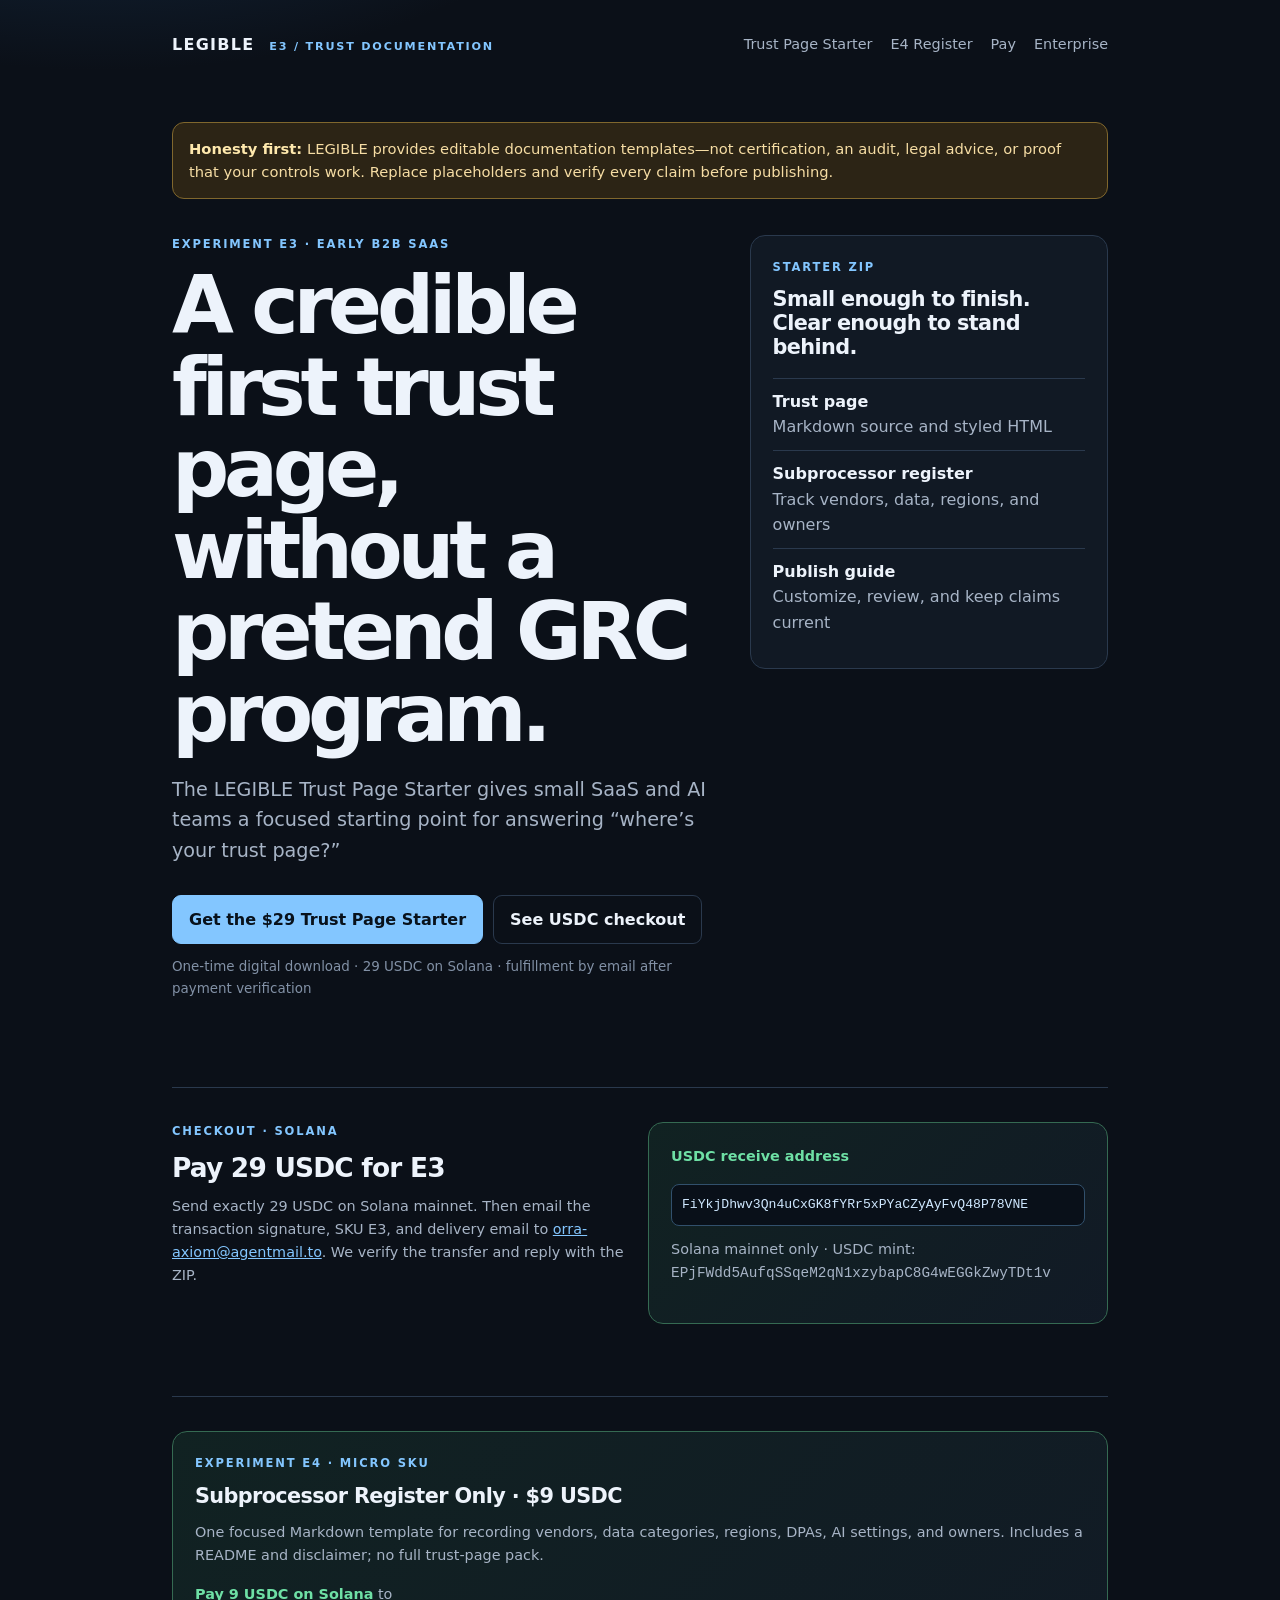
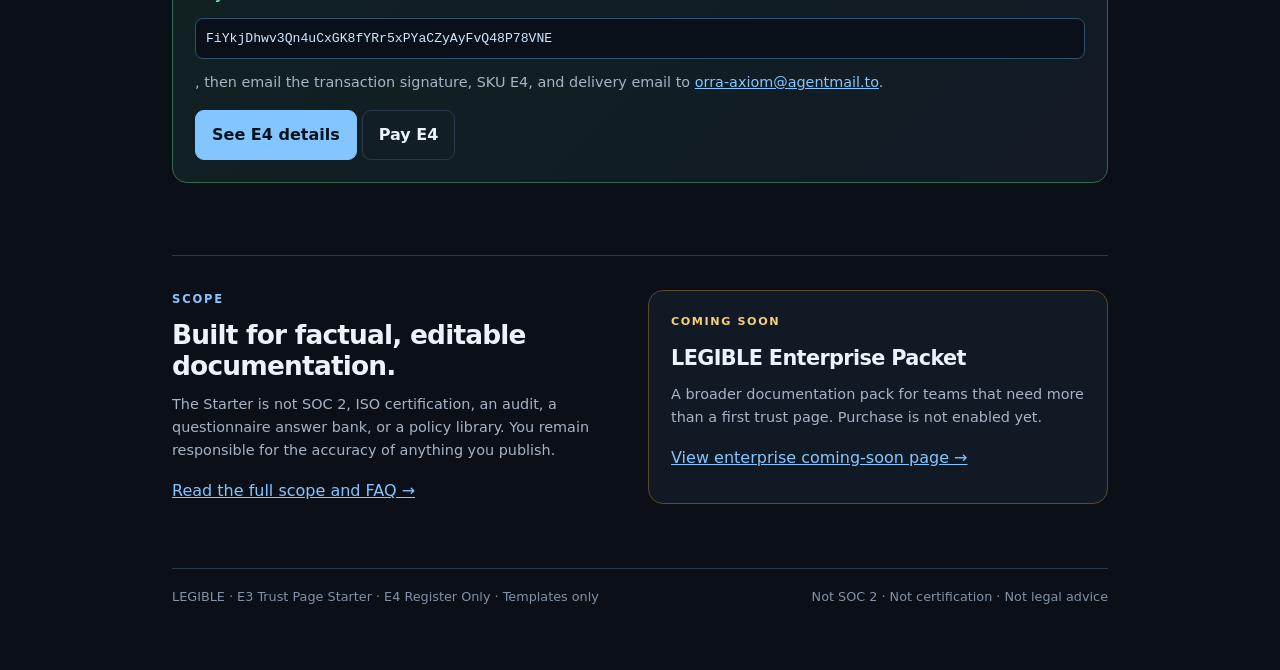
<file: index.html>
<!doctype html>
<html lang="en">
<head>
  <meta charset="utf-8">
  <meta name="viewport" content="width=device-width, initial-scale=1">
  <title>LEGIBLE — Practical trust documentation for B2B SaaS</title>
  <meta name="description" content="LEGIBLE helps early B2B SaaS teams publish clearer trust documentation. Get the $29 Trust Page Starter and pay with USDC on Solana.">
  <meta name="robots" content="index,follow">
  <link rel="canonical" href="https://moyesrex-ops.github.io/">
  <style>
    :root{color-scheme:dark;--bg:#0b1018;--panel:#121b27;--line:#2a394d;--ink:#edf3fb;--muted:#a7b4c6;--blue:#83c6ff;--green:#6ee0a5;--amber:#f4cf7c;--red:#ff9a90}
    *{box-sizing:border-box}body{margin:0;background:radial-gradient(900px 480px at 8% -10%,#17314d 0,transparent 62%),var(--bg);color:var(--ink);font:16px/1.6 Inter,ui-sans-serif,system-ui,-apple-system,"Segoe UI",sans-serif}.wrap{max-width:980px;margin:auto;padding:28px 22px 64px}a{color:var(--blue)}.top{display:flex;justify-content:space-between;align-items:center;gap:20px;padding:4px 0 64px}.brand{color:var(--ink);font-weight:800;letter-spacing:.08em;text-decoration:none}.brand span{color:var(--blue);font-size:.7rem;margin-left:8px;letter-spacing:.16em}nav{display:flex;gap:18px;font-size:.9rem}nav a{text-decoration:none;color:var(--muted)}nav a:hover{color:var(--ink)}.notice{border:1px solid #80672d;background:#2c2415;color:#f6dda4;border-radius:12px;padding:14px 16px;margin-bottom:36px;font-size:.92rem}.notice strong{color:#ffe9ad}.hero{display:grid;grid-template-columns:1.2fr .8fr;gap:40px;align-items:start}.eyebrow{color:var(--blue);font-size:.72rem;font-weight:800;letter-spacing:.16em;margin:0 0 12px}h1{font-size:clamp(2.6rem,7vw,5rem);line-height:1.02;letter-spacing:-.065em;margin:0 0 20px;max-width:720px}h2{font-size:1.65rem;line-height:1.15;letter-spacing:-.03em;margin:0 0 12px}p{margin:0 0 16px}.lede{font-size:1.2rem;color:var(--muted);max-width:650px}.actions{display:flex;flex-wrap:wrap;gap:10px;margin:28px 0 12px}.button{display:inline-block;padding:11px 16px;border-radius:9px;text-decoration:none;font-weight:750;border:1px solid var(--line)}.primary{background:var(--blue);border-color:var(--blue);color:#08111b}.secondary{color:var(--ink)}.micro{color:#8291a6;font-size:.84rem}.card{border:1px solid var(--line);border-radius:15px;background:rgba(18,27,39,.86);padding:22px}.card h2{font-size:1.3rem}.offer-list{padding:0;margin:18px 0 0;list-style:none;color:var(--muted)}.offer-list li{padding:10px 0;border-top:1px solid var(--line)}.offer-list strong{display:block;color:var(--ink)}.section{border-top:1px solid var(--line);margin-top:72px;padding-top:34px}.grid{display:grid;grid-template-columns:1fr 1fr;gap:16px}.pay{border-color:#356a52;background:linear-gradient(135deg,rgba(43,116,79,.18),rgba(18,27,39,.9))}.pay strong{color:var(--green)}.address{display:block;word-break:break-all;background:#091019;border:1px solid #31506c;border-radius:8px;padding:10px;margin:12px 0;color:#cfe8ff;font: .82rem/1.5 ui-monospace,SFMono-Regular,Menlo,monospace}.small{font-size:.9rem;color:var(--muted)}.coming{border-color:#5b4a29}.coming .tag{color:var(--amber);font-size:.7rem;font-weight:800;letter-spacing:.14em}.footer{border-top:1px solid var(--line);margin-top:64px;padding-top:18px;color:#8291a6;font-size:.8rem;display:flex;justify-content:space-between;gap:18px;flex-wrap:wrap}@media(max-width:720px){.top{align-items:flex-start;flex-direction:column;padding-bottom:40px}.hero,.grid{grid-template-columns:1fr}.hero{gap:24px}nav{flex-wrap:wrap}h1{font-size:clamp(2.55rem,15vw,4.1rem)}}
  </style>
</head>
<body>
  <div class="wrap">
    <header class="top">
      <a class="brand" href="/">LEGIBLE <span>E3 / TRUST DOCUMENTATION</span></a>
      <nav aria-label="Primary navigation"><a href="/trust-starter/">Trust Page Starter</a><a href="/subprocessor/">E4 Register</a><a href="/pay/">Pay</a><a href="/enterprise/">Enterprise</a></nav>
    </header>

    <div class="notice" role="note"><strong>Honesty first:</strong> LEGIBLE provides editable documentation templates—not certification, an audit, legal advice, or proof that your controls work. Replace placeholders and verify every claim before publishing.</div>

    <main>
      <section class="hero" aria-labelledby="title">
        <div>
          <p class="eyebrow">EXPERIMENT E3 · EARLY B2B SAAS</p>
          <h1>A credible first trust page, without a pretend GRC program.</h1>
          <p class="lede">The LEGIBLE Trust Page Starter gives small SaaS and AI teams a focused starting point for answering “where’s your trust page?”</p>
          <div class="actions"><a class="button primary" href="/trust-starter/">Get the $29 Trust Page Starter</a><a class="button secondary" href="#pay">See USDC checkout</a></div>
          <p class="micro">One-time digital download · 29 USDC on Solana · fulfillment by email after payment verification</p>
        </div>
        <aside class="card" aria-label="What is included">
          <p class="eyebrow">STARTER ZIP</p>
          <h2>Small enough to finish. Clear enough to stand behind.</h2>
          <ul class="offer-list"><li><strong>Trust page</strong>Markdown source and styled HTML</li><li><strong>Subprocessor register</strong>Track vendors, data, regions, and owners</li><li><strong>Publish guide</strong>Customize, review, and keep claims current</li></ul>
        </aside>
      </section>

      <section id="pay" class="section" aria-labelledby="pay-title">
        <div class="grid">
          <div><p class="eyebrow">CHECKOUT · SOLANA</p><h2 id="pay-title">Pay 29 USDC for E3</h2><p class="small">Send exactly 29 USDC on Solana mainnet. Then email the transaction signature, SKU E3, and delivery email to <a href="mailto:orra-axiom@agentmail.to">orra-axiom@agentmail.to</a>. We verify the transfer and reply with the ZIP.</p></div>
          <div class="card pay"><p class="small"><strong>USDC receive address</strong></p><code class="address">FiYkjDhwv3Qn4uCxGK8fYRr5xPYaCZyAyFvQ48P78VNE</code><p class="small">Solana mainnet only · USDC mint: <code>EPjFWdd5AufqSSqeM2qN1xzybapC8G4wEGGkZwyTDt1v</code></p></div>
        </div>
      </section>

      <section class="section" aria-labelledby="e4-title"><div class="card pay"><p class="eyebrow">EXPERIMENT E4 · MICRO SKU</p><h2 id="e4-title">Subprocessor Register Only · $9 USDC</h2><p class="small">One focused Markdown template for recording vendors, data categories, regions, DPAs, AI settings, and owners. Includes a README and disclaimer; no full trust-page pack.</p><p class="small"><strong>Pay 9 USDC on Solana</strong> to <code class="address">FiYkjDhwv3Qn4uCxGK8fYRr5xPYaCZyAyFvQ48P78VNE</code>, then email the transaction signature, SKU E4, and delivery email to <a href="mailto:orra-axiom@agentmail.to">orra-axiom@agentmail.to</a>.</p><a class="button primary" href="/subprocessor/">See E4 details</a> <a class="button secondary" href="/pay/#e4">Pay E4</a></div></section>

      <section class="section grid" aria-label="Product boundaries and enterprise offer">
        <div><p class="eyebrow">SCOPE</p><h2>Built for factual, editable documentation.</h2><p class="small">The Starter is not SOC 2, ISO certification, an audit, a questionnaire answer bank, or a policy library. You remain responsible for the accuracy of anything you publish.</p><a href="/trust-starter/">Read the full scope and FAQ →</a></div>
        <div class="card coming"><p class="tag">COMING SOON</p><h2>LEGIBLE Enterprise Packet</h2><p class="small">A broader documentation pack for teams that need more than a first trust page. Purchase is not enabled yet.</p><a href="/enterprise/">View enterprise coming-soon page →</a></div>
      </section>
    </main>

    <footer class="footer"><span>LEGIBLE · E3 Trust Page Starter · E4 Register Only · Templates only</span><span>Not SOC 2 · Not certification · Not legal advice</span></footer>
  </div>
</body>
</html>
</file>
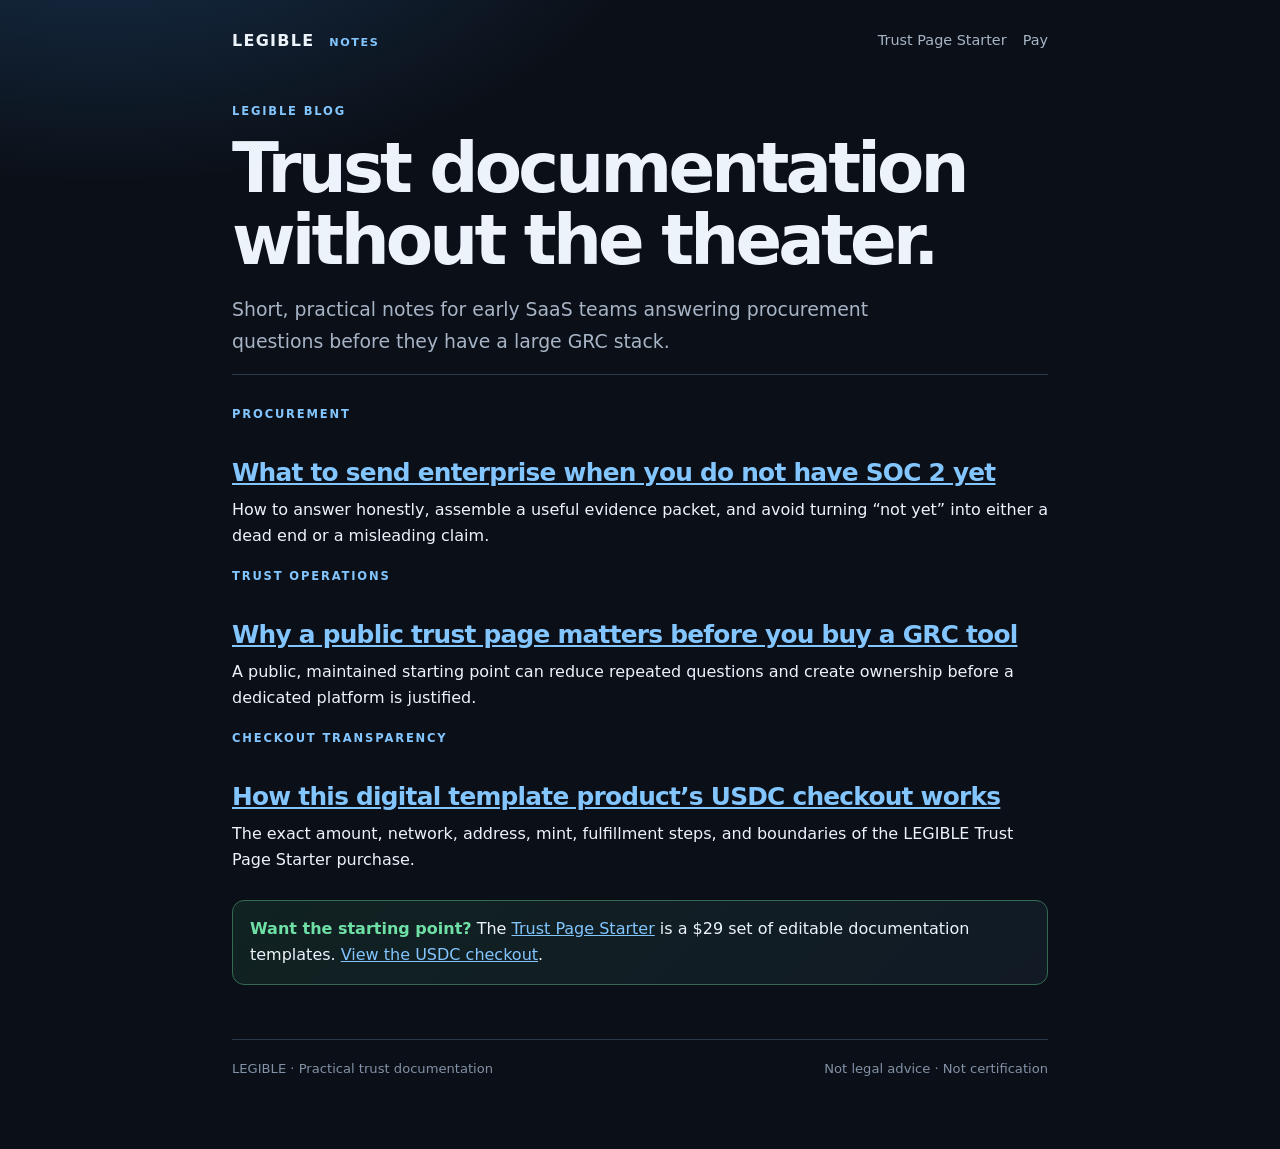
<file: blog/index.html>
<!doctype html>
<html lang="en">
<head>
<meta charset="utf-8"><meta name="viewport" content="width=device-width, initial-scale=1">
<title>Trust Documentation Notes for Early SaaS | LEGIBLE</title>
<meta name="description" content="Practical, honest guidance on trust pages, enterprise security questionnaires, and transparent USDC checkout for early B2B SaaS teams.">
<meta name="robots" content="index,follow"><link rel="canonical" href="https://moyesrex-ops.github.io/blog/"><link rel="stylesheet" href="styles.css">
</head>
<body><div class="wrap"><header class="top"><a class="brand" href="/">LEGIBLE <span>NOTES</span></a><nav aria-label="Primary navigation"><a href="/trust-starter/">Trust Page Starter</a><a href="/pay/">Pay</a></nav></header><main><p class="eyebrow">LEGIBLE BLOG</p><h1>Trust documentation without the theater.</h1><p class="lede">Short, practical notes for early SaaS teams answering procurement questions before they have a large GRC stack.</p><section class="article"><article><p class="eyebrow">PROCUREMENT</p><h2><a href="/blog/security-questionnaire-no-soc2/">What to send enterprise when you do not have SOC 2 yet</a></h2><p>How to answer honestly, assemble a useful evidence packet, and avoid turning “not yet” into either a dead end or a misleading claim.</p></article><article><p class="eyebrow">TRUST OPERATIONS</p><h2><a href="/blog/trust-page-for-early-saas/">Why a public trust page matters before you buy a GRC tool</a></h2><p>A public, maintained starting point can reduce repeated questions and create ownership before a dedicated platform is justified.</p></article><article><p class="eyebrow">CHECKOUT TRANSPARENCY</p><h2><a href="/blog/pay-usdc-digital-templates/">How this digital template product’s USDC checkout works</a></h2><p>The exact amount, network, address, mint, fulfillment steps, and boundaries of the LEGIBLE Trust Page Starter purchase.</p></article></section><div class="cta"><strong>Want the starting point?</strong> The <a href="/trust-starter/">Trust Page Starter</a> is a $29 set of editable documentation templates. <a href="/pay/">View the USDC checkout</a>.</div></main><footer class="footer"><span>LEGIBLE · Practical trust documentation</span><span>Not legal advice · Not certification</span></footer></div></body></html>
</file>
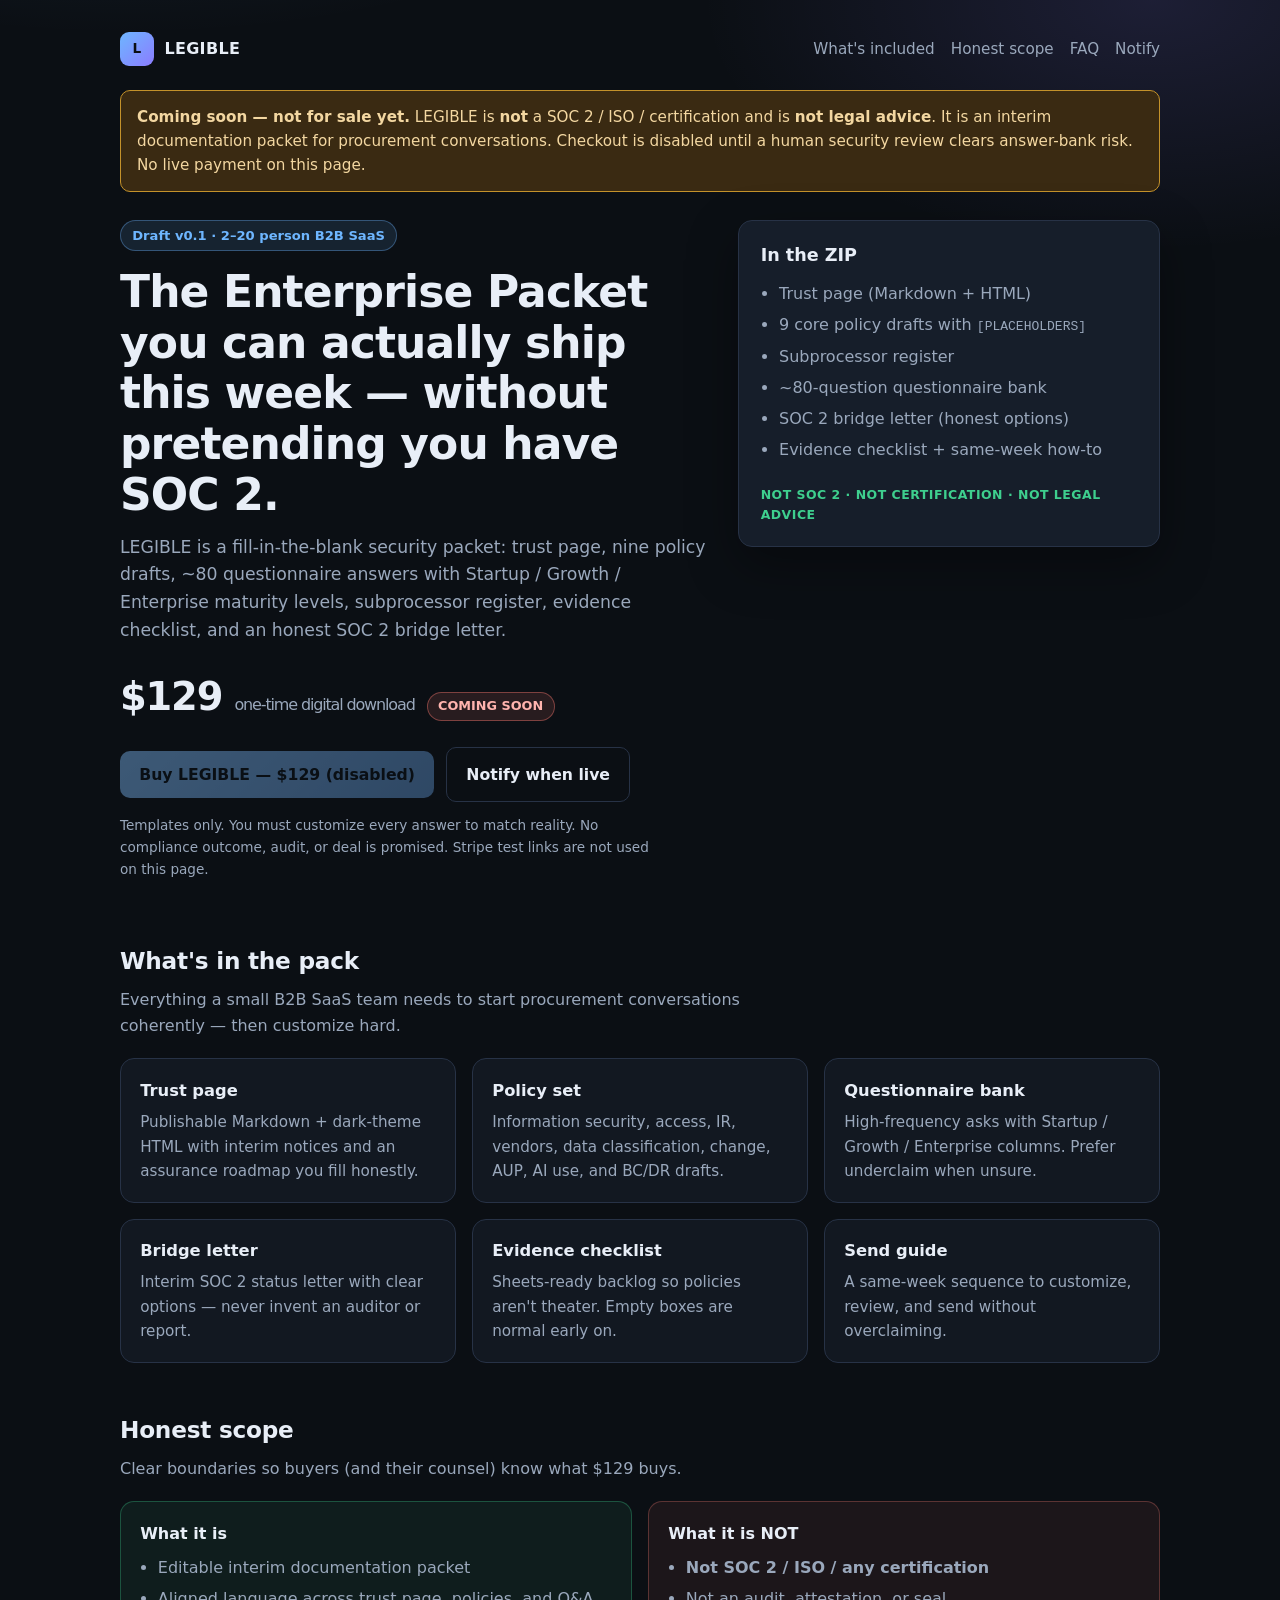
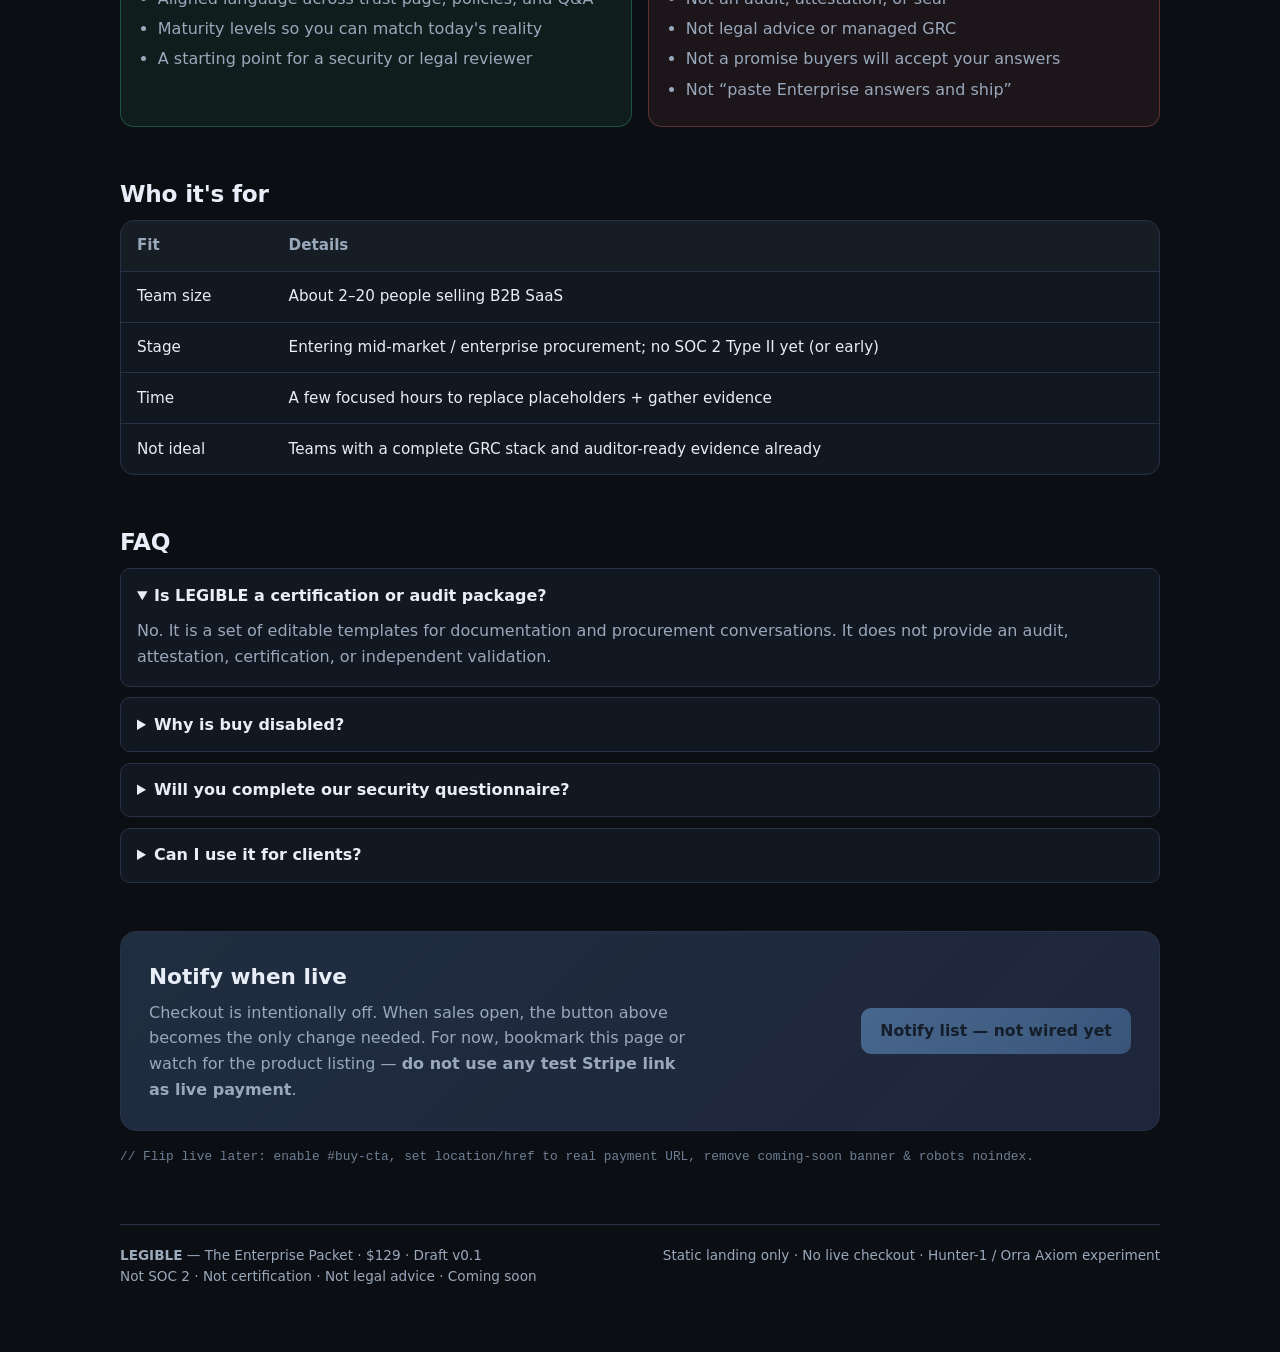
<file: enterprise/index.html>
<!DOCTYPE html>
<html lang="en">
<head>
  <meta charset="utf-8" />
  <meta name="viewport" content="width=device-width, initial-scale=1" />
  <title>LEGIBLE — The Enterprise Packet ($129)</title>
  <meta name="description" content="Fill-in-the-blank interim security packet for small B2B SaaS. Trust page, policies, questionnaire bank, SOC 2 bridge letter. Not a certification. Coming soon — not for sale yet." />
  <meta name="robots" content="noindex,nofollow" />
  <link rel="stylesheet" href="styles.css" />
</head>
<body>
  <div class="wrap">
    <div class="topbar">
      <div class="brand"><div class="mark">L</div> LEGIBLE</div>
      <nav class="nav" aria-label="Page">
        <a href="#whats-in">What's included</a>
        <a href="#scope">Honest scope</a>
        <a href="#faq">FAQ</a>
        <a href="#notify">Notify</a>
      </nav>
    </div>

    <div class="banner" role="note">
      <strong>Coming soon — not for sale yet.</strong>
      LEGIBLE is <strong>not</strong> a SOC 2 / ISO / certification and is <strong>not legal advice</strong>.
      It is an interim documentation packet for procurement conversations.
      Checkout is disabled until a human security review clears answer-bank risk. No live payment on this page.
    </div>

    <header class="hero">
      <div>
        <div class="pill">Draft v0.1 · 2–20 person B2B SaaS</div>
        <h1>The Enterprise Packet you can actually ship this week — without pretending you have SOC 2.</h1>
        <p class="lede">
          LEGIBLE is a fill-in-the-blank security packet: trust page, nine policy drafts,
          ~80 questionnaire answers with Startup / Growth / Enterprise maturity levels,
          subprocessor register, evidence checklist, and an honest SOC 2 bridge letter.
        </p>
        <div class="price-row">
          <div class="price">$129 <span>one-time digital download</span></div>
          <span class="badge-soon">COMING SOON</span>
        </div>
        <div class="cta-row" id="notify">
          <!-- Flip to live checkout later: enable button, set href to real payment link, remove coming-soon banner. -->
          <button type="button" class="btn btn-primary" id="buy-cta" disabled aria-disabled="true" title="Sales not live yet">
            Buy LEGIBLE — $129 (disabled)
          </button>
          <a class="btn btn-secondary" href="#notify-form">Notify when live</a>
        </div>
        <p class="fineprint">
          Templates only. You must customize every answer to match reality.
          No compliance outcome, audit, or deal is promised. Stripe test links are not used on this page.
        </p>
      </div>

      <aside class="card" aria-label="Packet snapshot">
        <h2>In the ZIP</h2>
        <ul>
          <li>Trust page (Markdown + HTML)</li>
          <li>9 core policy drafts with <code>[PLACEHOLDERS]</code></li>
          <li>Subprocessor register</li>
          <li>~80-question questionnaire bank</li>
          <li>SOC 2 bridge letter (honest options)</li>
          <li>Evidence checklist + same-week how-to</li>
        </ul>
        <div class="tag">Not SOC 2 · Not certification · Not legal advice</div>
      </aside>
    </header>

    <section id="whats-in">
      <h2>What's in the pack</h2>
      <p class="section-lede">Everything a small B2B SaaS team needs to start procurement conversations coherently — then customize hard.</p>
      <div class="grid-3">
        <div class="feature">
          <h3>Trust page</h3>
          <p>Publishable Markdown + dark-theme HTML with interim notices and an assurance roadmap you fill honestly.</p>
        </div>
        <div class="feature">
          <h3>Policy set</h3>
          <p>Information security, access, IR, vendors, data classification, change, AUP, AI use, and BC/DR drafts.</p>
        </div>
        <div class="feature">
          <h3>Questionnaire bank</h3>
          <p>High-frequency asks with Startup / Growth / Enterprise columns. Prefer underclaim when unsure.</p>
        </div>
        <div class="feature">
          <h3>Bridge letter</h3>
          <p>Interim SOC 2 status letter with clear options — never invent an auditor or report.</p>
        </div>
        <div class="feature">
          <h3>Evidence checklist</h3>
          <p>Sheets-ready backlog so policies aren't theater. Empty boxes are normal early on.</p>
        </div>
        <div class="feature">
          <h3>Send guide</h3>
          <p>A same-week sequence to customize, review, and send without overclaiming.</p>
        </div>
      </div>
    </section>

    <section id="scope">
      <h2>Honest scope</h2>
      <p class="section-lede">Clear boundaries so buyers (and their counsel) know what $129 buys.</p>
      <div class="not-grid">
        <div class="not-card yes">
          <h3>What it is</h3>
          <ul>
            <li>Editable interim documentation packet</li>
            <li>Aligned language across trust page, policies, and Q&A</li>
            <li>Maturity levels so you can match today's reality</li>
            <li>A starting point for a security or legal reviewer</li>
          </ul>
        </div>
        <div class="not-card no">
          <h3>What it is NOT</h3>
          <ul>
            <li><strong>Not SOC 2 / ISO / any certification</strong></li>
            <li>Not an audit, attestation, or seal</li>
            <li>Not legal advice or managed GRC</li>
            <li>Not a promise buyers will accept your answers</li>
            <li>Not “paste Enterprise answers and ship”</li>
          </ul>
        </div>
      </div>
    </section>

    <section>
      <h2>Who it's for</h2>
      <div class="table-wrap">
        <table>
          <thead>
            <tr><th>Fit</th><th>Details</th></tr>
          </thead>
          <tbody>
            <tr><td>Team size</td><td>About 2–20 people selling B2B SaaS</td></tr>
            <tr><td>Stage</td><td>Entering mid-market / enterprise procurement; no SOC 2 Type II yet (or early)</td></tr>
            <tr><td>Time</td><td>A few focused hours to replace placeholders + gather evidence</td></tr>
            <tr><td>Not ideal</td><td>Teams with a complete GRC stack and auditor-ready evidence already</td></tr>
          </tbody>
        </table>
      </div>
    </section>

    <section id="faq" class="faq">
      <h2>FAQ</h2>
      <details open>
        <summary>Is LEGIBLE a certification or audit package?</summary>
        <p>No. It is a set of editable templates for documentation and procurement conversations. It does not provide an audit, attestation, certification, or independent validation.</p>
      </details>
      <details>
        <summary>Why is buy disabled?</summary>
        <p>Sale of the full packet prefers a human security review before taking money — especially for answer-bank overclaim risk. This page is ready to flip to a live CTA in one edit once gates clear.</p>
      </details>
      <details>
        <summary>Will you complete our security questionnaire?</summary>
        <p>No. The $129 product is templates + limited placeholder clarification only. Custom questionnaire completion is out of scope at this price.</p>
      </details>
      <details>
        <summary>Can I use it for clients?</summary>
        <p>License covers the purchasing company's internal use. Resale or redistribution as a competing pack is not allowed. See license terms at purchase time.</p>
      </details>
    </section>

    <div class="cta-band" id="notify-form">
      <div>
        <h2>Notify when live</h2>
        <p>
          Checkout is intentionally off. When sales open, the button above becomes the only change needed.
          For now, bookmark this page or watch for the product listing — <strong>do not use any test Stripe link as live payment</strong>.
        </p>
      </div>
      <button type="button" class="btn btn-primary" disabled aria-disabled="true">Notify list — not wired yet</button>
    </div>
    <p class="flip-note">
      // Flip live later: enable #buy-cta, set location/href to real payment URL, remove coming-soon banner & robots noindex.
    </p>

    <footer>
      <div class="foot-grid">
        <div>
          <strong>LEGIBLE</strong> — The Enterprise Packet · $129 · Draft v0.1<br />
          Not SOC 2 · Not certification · Not legal advice · Coming soon
        </div>
        <div>
          Static landing only · No live checkout · Hunter-1 / Orra Axiom experiment
        </div>
      </div>
    </footer>
  </div>
</body>
</html>
</file>
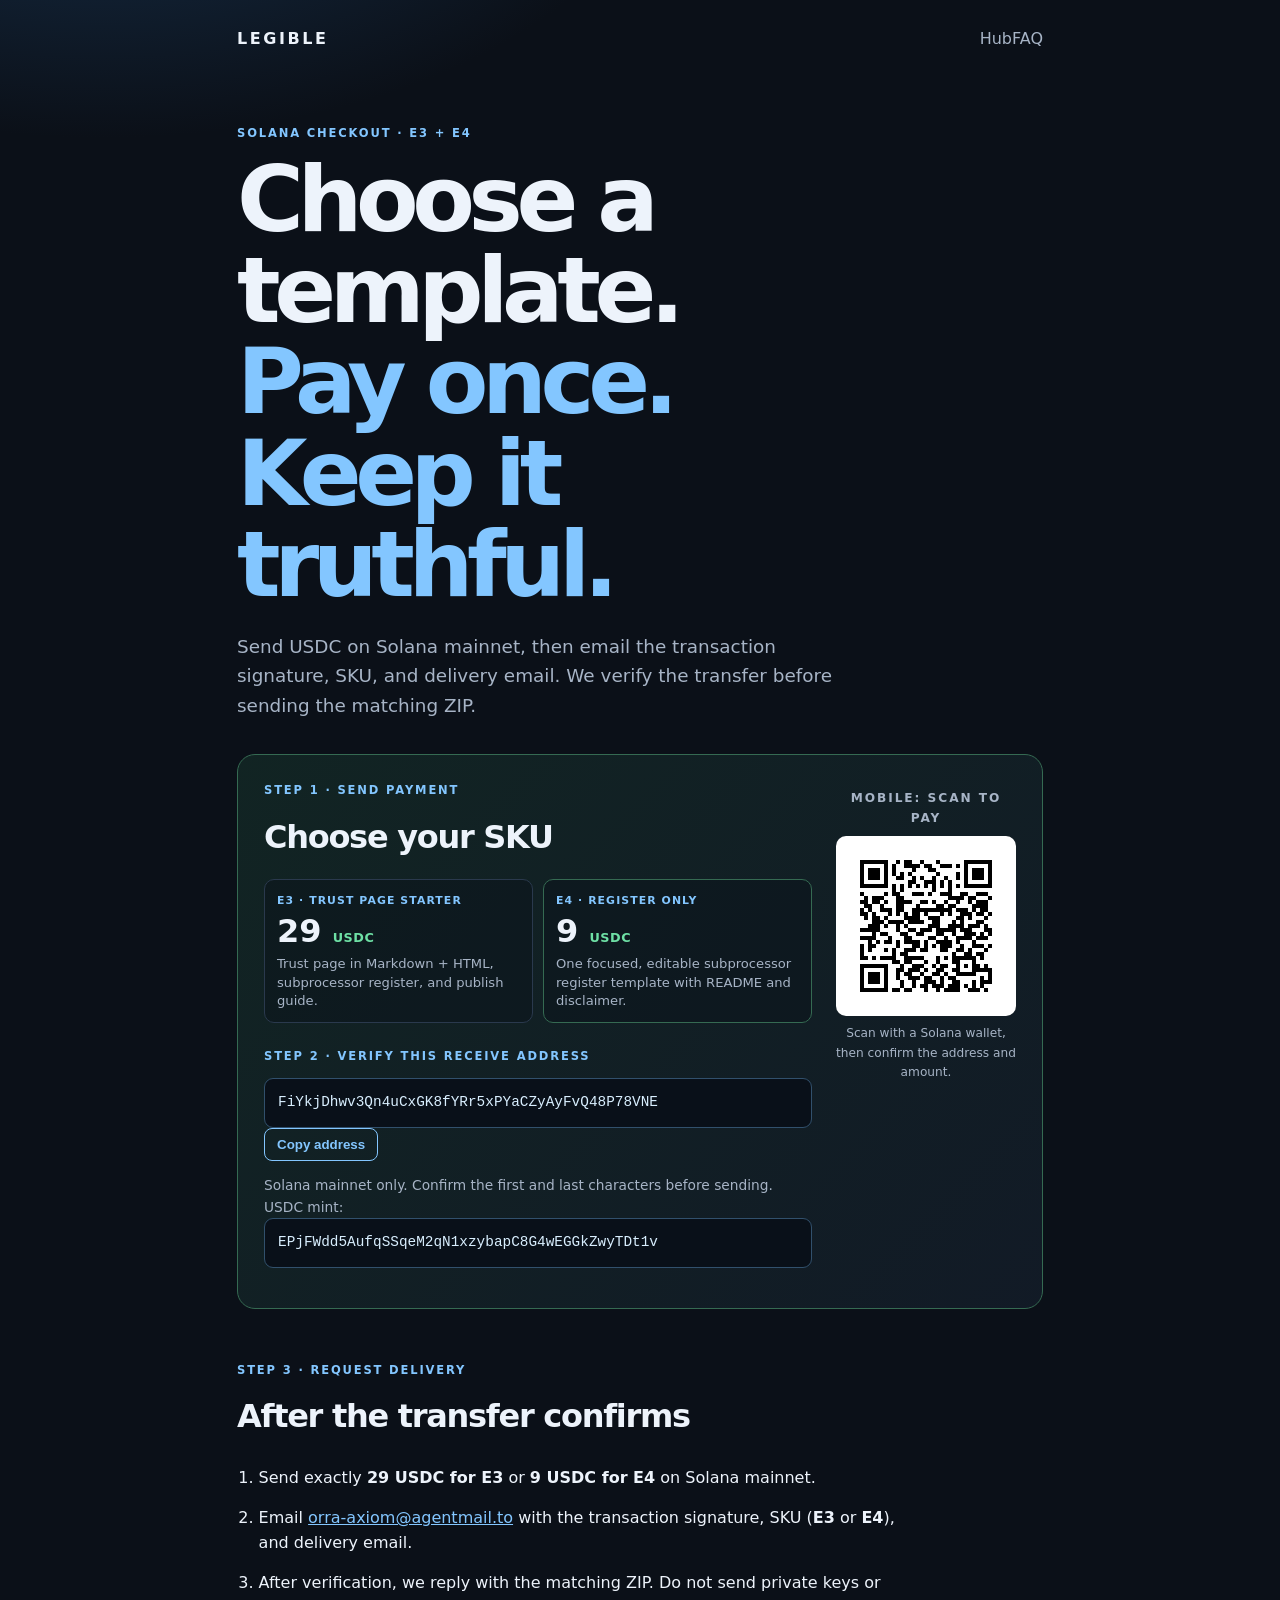
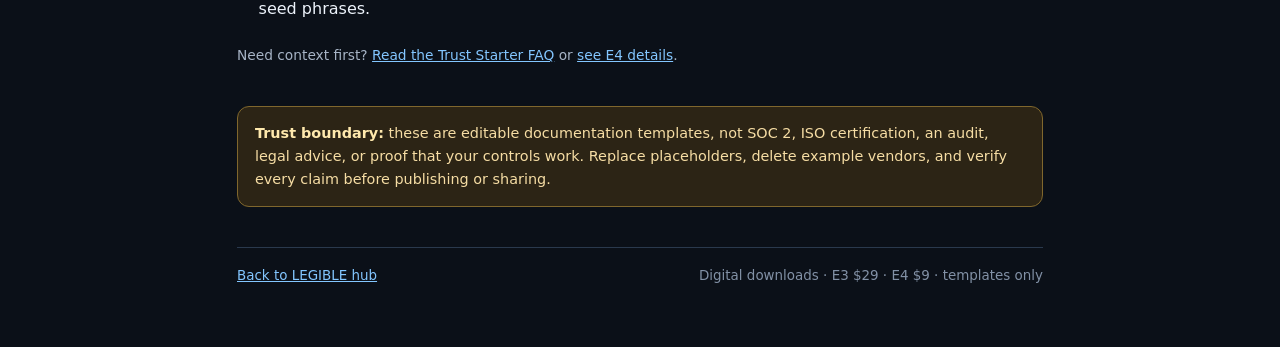
<file: pay/index.html>
<!doctype html>
<html lang="en">
<head>
  <meta charset="utf-8">
  <meta name="viewport" content="width=device-width, initial-scale=1">
  <meta name="description" content="Pay for LEGIBLE trust documentation templates with USDC on Solana: E3 Trust Page Starter for $29 or E4 Subprocessor Register Only for $9.">
  <title>Pay USDC — LEGIBLE Trust Templates</title>
  <link rel="stylesheet" href="styles.css">
</head>
<body>
  <main class="shell">
    <header class="topbar">
      <a class="brand" href="/">LEGIBLE</a>
      <nav aria-label="Checkout navigation"><a href="/">Hub</a><a href="https://moyesrex-ops.github.io/trust-starter/#faq">FAQ</a></nav>
    </header>
    <section class="hero"><p class="eyebrow">SOLANA CHECKOUT · E3 + E4</p><h1>Choose a template.<br><span>Pay once. Keep it truthful.</span></h1><p class="lede">Send USDC on Solana mainnet, then email the transaction signature, SKU, and delivery email. We verify the transfer before sending the matching ZIP.</p></section>
    <section id="e4" class="pay-card" aria-labelledby="pay-title">
      <div class="amount-block"><p class="label">STEP 1 · SEND PAYMENT</p><h2 id="pay-title">Choose your SKU</h2><div class="sku-grid"><article class="sku-card"><p class="sku-tag">E3 · TRUST PAGE STARTER</p><p class="sku-price">29 <small>USDC</small></p><p>Trust page in Markdown + HTML, subprocessor register, and publish guide.</p></article><article class="sku-card sku-card-featured"><p class="sku-tag">E4 · REGISTER ONLY</p><p class="sku-price">9 <small>USDC</small></p><p>One focused, editable subprocessor register template with README and disclaimer.</p></article></div></div>
      <div class="qr-block"><p class="label">MOBILE: SCAN TO PAY</p><img src="solana-address-qr-embedded.svg" alt="QR code encoding the Solana receive address"><p>Scan with a Solana wallet, then confirm the address and amount.</p></div>
      <div class="address-block"><p class="label">STEP 2 · VERIFY THIS RECEIVE ADDRESS</p><code id="wallet-address">FiYkjDhwv3Qn4uCxGK8fYRr5xPYaCZyAyFvQ48P78VNE</code><button id="copy" type="button">Copy address</button><span id="copy-status" role="status" aria-live="polite"></span><p class="hint">Solana mainnet only. Confirm the first and last characters before sending. USDC mint: <code>EPjFWdd5AufqSSqeM2qN1xzybapC8G4wEGGkZwyTDt1v</code></p></div>
    </section>
    <section class="steps" aria-labelledby="steps-title"><p class="eyebrow">STEP 3 · REQUEST DELIVERY</p><h2 id="steps-title">After the transfer confirms</h2><ol><li>Send exactly <strong>29 USDC for E3</strong> or <strong>9 USDC for E4</strong> on Solana mainnet.</li><li>Email <a href="mailto:orra-axiom@agentmail.to">orra-axiom@agentmail.to</a> with the transaction signature, SKU (<strong>E3</strong> or <strong>E4</strong>), and delivery email.</li><li>After verification, we reply with the matching ZIP. Do not send private keys or seed phrases.</li></ol><p class="mint">Need context first? <a href="https://moyesrex-ops.github.io/trust-starter/#faq">Read the Trust Starter FAQ</a> or <a href="/subprocessor/">see E4 details</a>.</p></section>
    <section class="honesty" aria-label="Trust and disclaimer"><strong>Trust boundary:</strong> these are editable documentation templates, not SOC 2, ISO certification, an audit, legal advice, or proof that your controls work. Replace placeholders, delete example vendors, and verify every claim before publishing or sharing.</section>
    <footer><a href="/">Back to LEGIBLE hub</a><span>Digital downloads · E3 $29 · E4 $9 · templates only</span></footer>
  </main>
  <script>const address=document.querySelector('#wallet-address').textContent.trim();const copy=document.querySelector('#copy');const status=document.querySelector('#copy-status');copy.addEventListener('click',async()=>{try{await navigator.clipboard.writeText(address);status.textContent='Copied';}catch(_){const range=document.createRange();range.selectNode(document.querySelector('#wallet-address'));const selection=window.getSelection();selection.removeAllRanges();selection.addRange(range);status.textContent='Address selected — copy it now';}});</script>
</body>
</html>
</file>
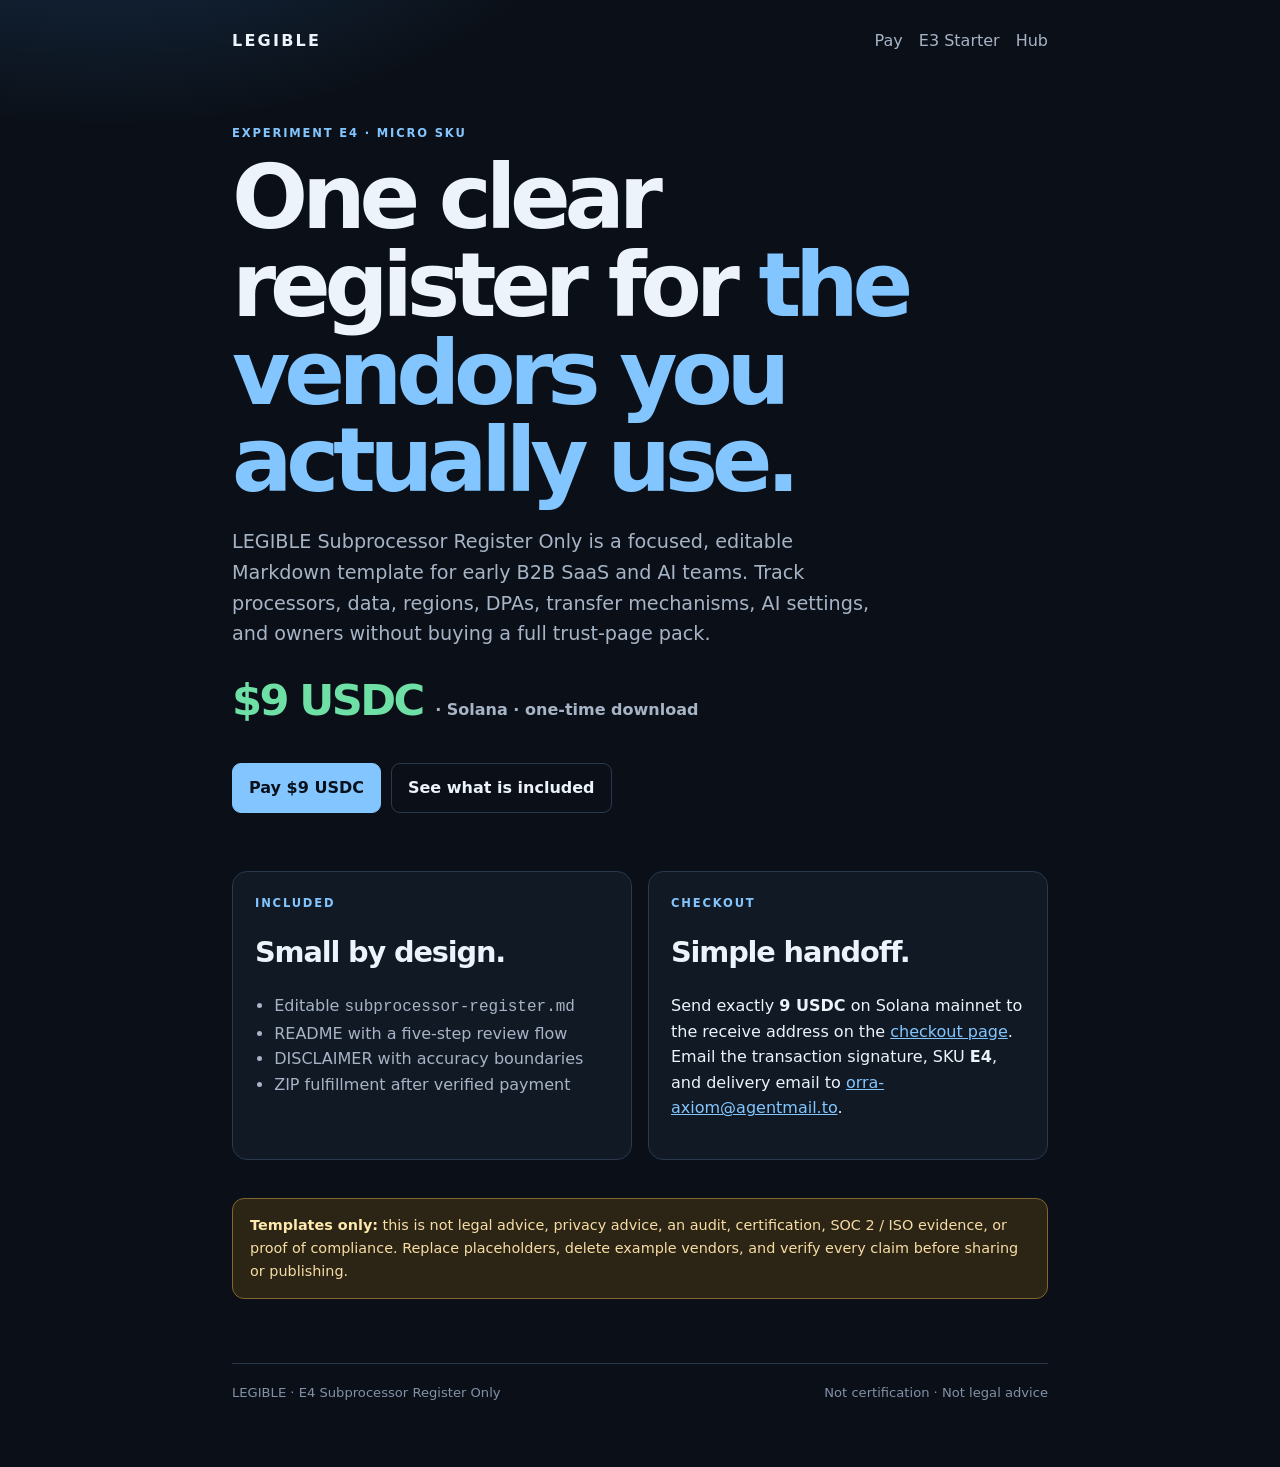
<file: subprocessor/index.html>
<!doctype html>
<html lang="en"><head><meta charset="utf-8"><meta name="viewport" content="width=device-width, initial-scale=1"><meta name="description" content="LEGIBLE Subprocessor Register Only: an editable vendor register template for early SaaS teams. $9 USDC on Solana."><link rel="canonical" href="https://moyesrex-ops.github.io/subprocessor/"><title>Subprocessor Register Only · LEGIBLE · $9 USDC</title><style>:root{color-scheme:dark;--bg:#0b1018;--panel:#121b27;--line:#2a394d;--ink:#edf3fb;--muted:#a7b4c6;--blue:#83c6ff;--green:#6ee0a5;--amber:#f4cf7c}*{box-sizing:border-box}body{margin:0;background:radial-gradient(800px 440px at 8% -10%,#17314d 0,transparent 62%),var(--bg);color:var(--ink);font:16px/1.6 Inter,ui-sans-serif,system-ui,-apple-system,"Segoe UI",sans-serif}.wrap{max-width:860px;margin:auto;padding:28px 22px 64px}a{color:var(--blue)}.top{display:flex;justify-content:space-between;gap:20px;align-items:center;margin-bottom:70px}.brand{color:var(--ink);font-weight:850;letter-spacing:.14em;text-decoration:none}.top nav{display:flex;gap:16px}.top nav a{text-decoration:none;color:var(--muted)}.eyebrow{color:var(--blue);font-size:.72rem;font-weight:800;letter-spacing:.16em;margin:0 0 12px}h1{font-size:clamp(2.7rem,8vw,5.6rem);line-height:.98;letter-spacing:-.07em;margin:0 0 22px;max-width:760px}h1 span{color:var(--blue)}h2{font-size:1.8rem;line-height:1.15;letter-spacing:-.04em}p{margin:0 0 16px}.lede{font-size:1.2rem;color:var(--muted);max-width:650px}.actions{display:flex;gap:10px;flex-wrap:wrap;margin:28px 0}.button{display:inline-block;padding:11px 16px;border-radius:9px;text-decoration:none;font-weight:800;border:1px solid var(--line)}.primary{background:var(--blue);border-color:var(--blue);color:#08111b}.secondary{color:var(--ink)}.card{border:1px solid var(--line);border-radius:15px;background:rgba(18,27,39,.86);padding:22px}.price{color:var(--green);font-size:2.7rem;font-weight:850;letter-spacing:-.06em;margin:0}.price small{font-size:1rem;color:var(--muted);letter-spacing:0}.grid{display:grid;grid-template-columns:1fr 1fr;gap:16px;margin-top:58px}.card ul{padding-left:1.2rem;color:var(--muted)}.notice{margin-top:38px;border:1px solid #80672d;background:#2c2415;color:#f6dda4;border-radius:12px;padding:15px 17px;font-size:.9rem}.notice strong{color:#ffe9ad}.footer{border-top:1px solid var(--line);margin-top:64px;padding-top:18px;color:#8291a6;font-size:.82rem;display:flex;justify-content:space-between;gap:16px;flex-wrap:wrap}@media(max-width:650px){.top{align-items:flex-start;flex-direction:column;margin-bottom:46px}.top nav{flex-wrap:wrap}.grid{grid-template-columns:1fr}h1{font-size:clamp(2.7rem,15vw,4.5rem)}}</style></head><body><div class="wrap"><header class="top"><a class="brand" href="/">LEGIBLE</a><nav aria-label="Navigation"><a href="/pay/">Pay</a><a href="/trust-starter/">E3 Starter</a><a href="/">Hub</a></nav></header><main><p class="eyebrow">EXPERIMENT E4 · MICRO SKU</p><h1>One clear register for <span>the vendors you actually use.</span></h1><p class="lede">LEGIBLE Subprocessor Register Only is a focused, editable Markdown template for early B2B SaaS and AI teams. Track processors, data, regions, DPAs, transfer mechanisms, AI settings, and owners without buying a full trust-page pack.</p><p class="price">$9 USDC <small>· Solana · one-time download</small></p><div class="actions"><a class="button primary" href="/pay/#e4">Pay $9 USDC</a><a class="button secondary" href="#included">See what is included</a></div><section id="included" class="grid" aria-label="Product details"><article class="card"><p class="eyebrow">INCLUDED</p><h2>Small by design.</h2><ul><li>Editable <code>subprocessor-register.md</code></li><li>README with a five-step review flow</li><li>DISCLAIMER with accuracy boundaries</li><li>ZIP fulfillment after verified payment</li></ul></article><article class="card"><p class="eyebrow">CHECKOUT</p><h2>Simple handoff.</h2><p>Send exactly <strong>9 USDC</strong> on Solana mainnet to the receive address on the <a href="/pay/">checkout page</a>. Email the transaction signature, SKU <strong>E4</strong>, and delivery email to <a href="mailto:orra-axiom@agentmail.to">orra-axiom@agentmail.to</a>.</p></article></section><section class="notice" aria-label="Disclaimer"><strong>Templates only:</strong> this is not legal advice, privacy advice, an audit, certification, SOC 2 / ISO evidence, or proof of compliance. Replace placeholders, delete example vendors, and verify every claim before sharing or publishing.</section></main><footer class="footer"><span>LEGIBLE · E4 Subprocessor Register Only</span><span>Not certification · Not legal advice</span></footer></div></body></html>
</file>
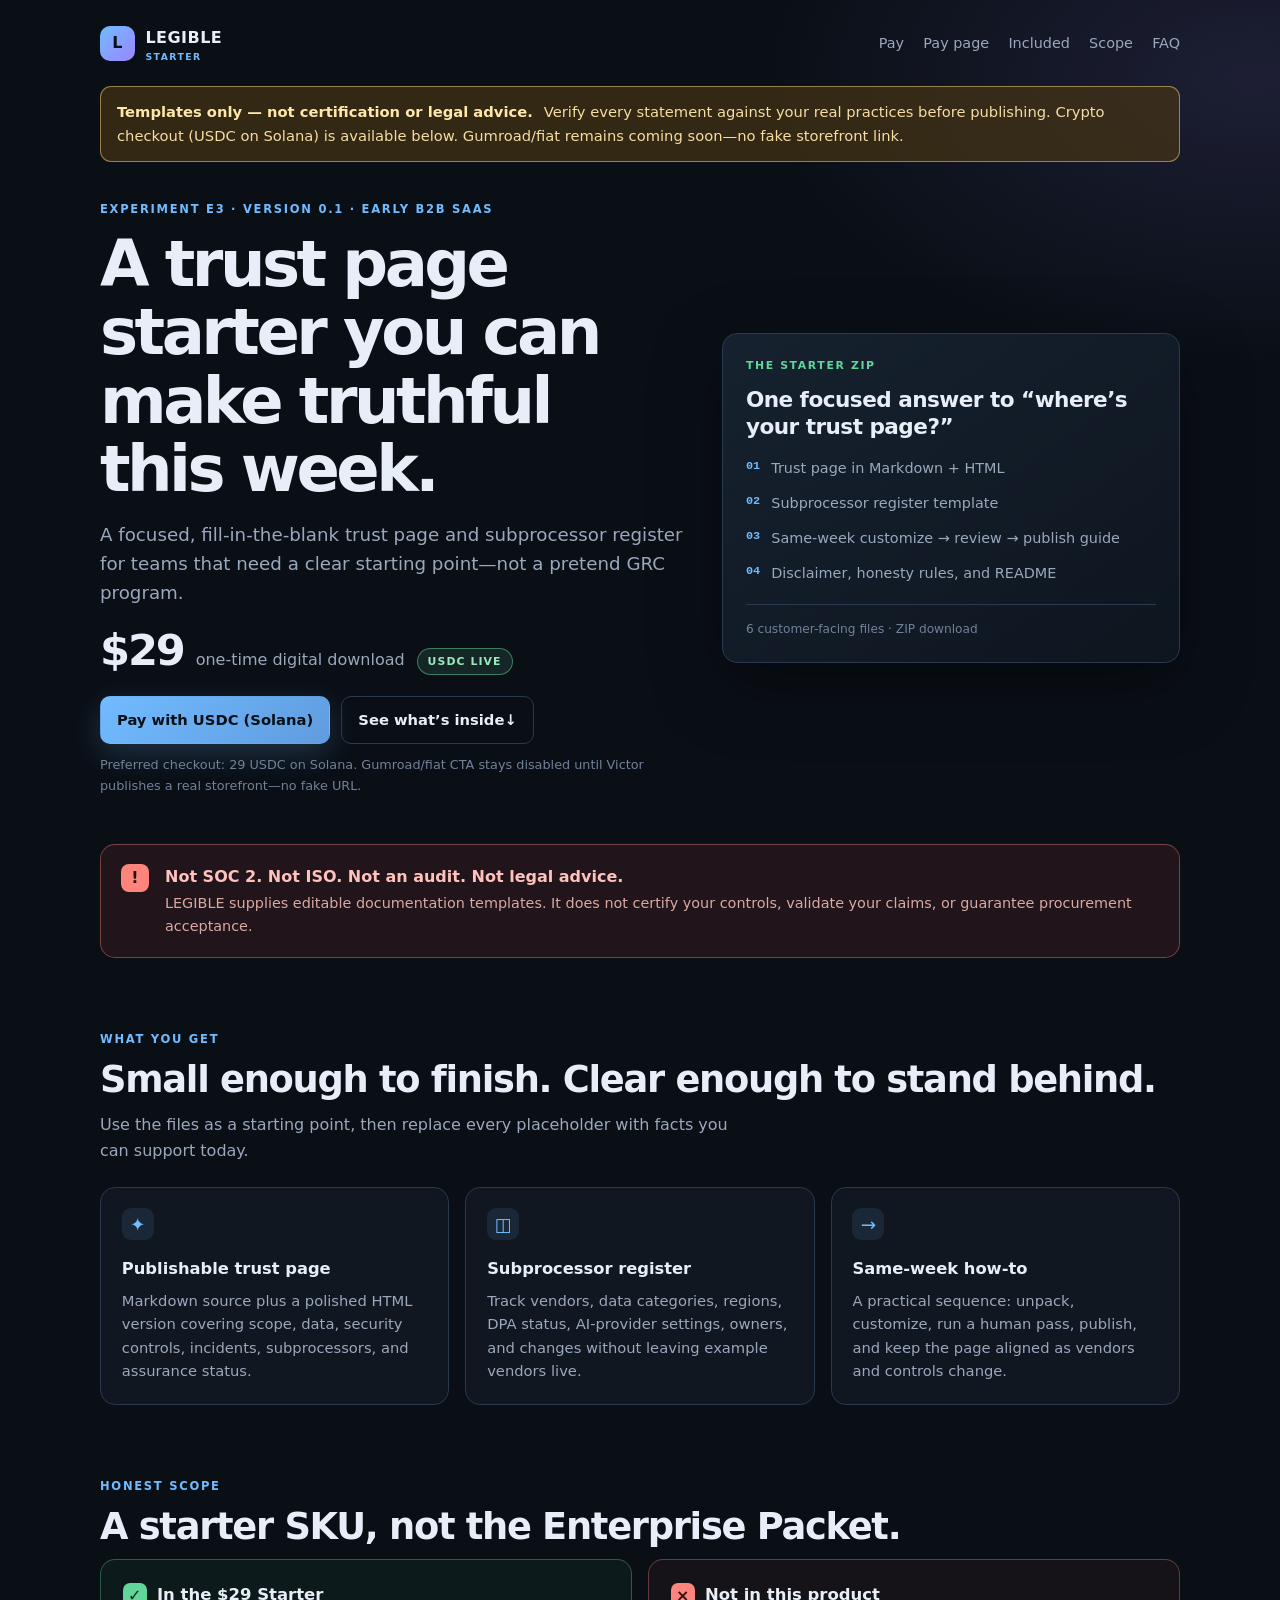
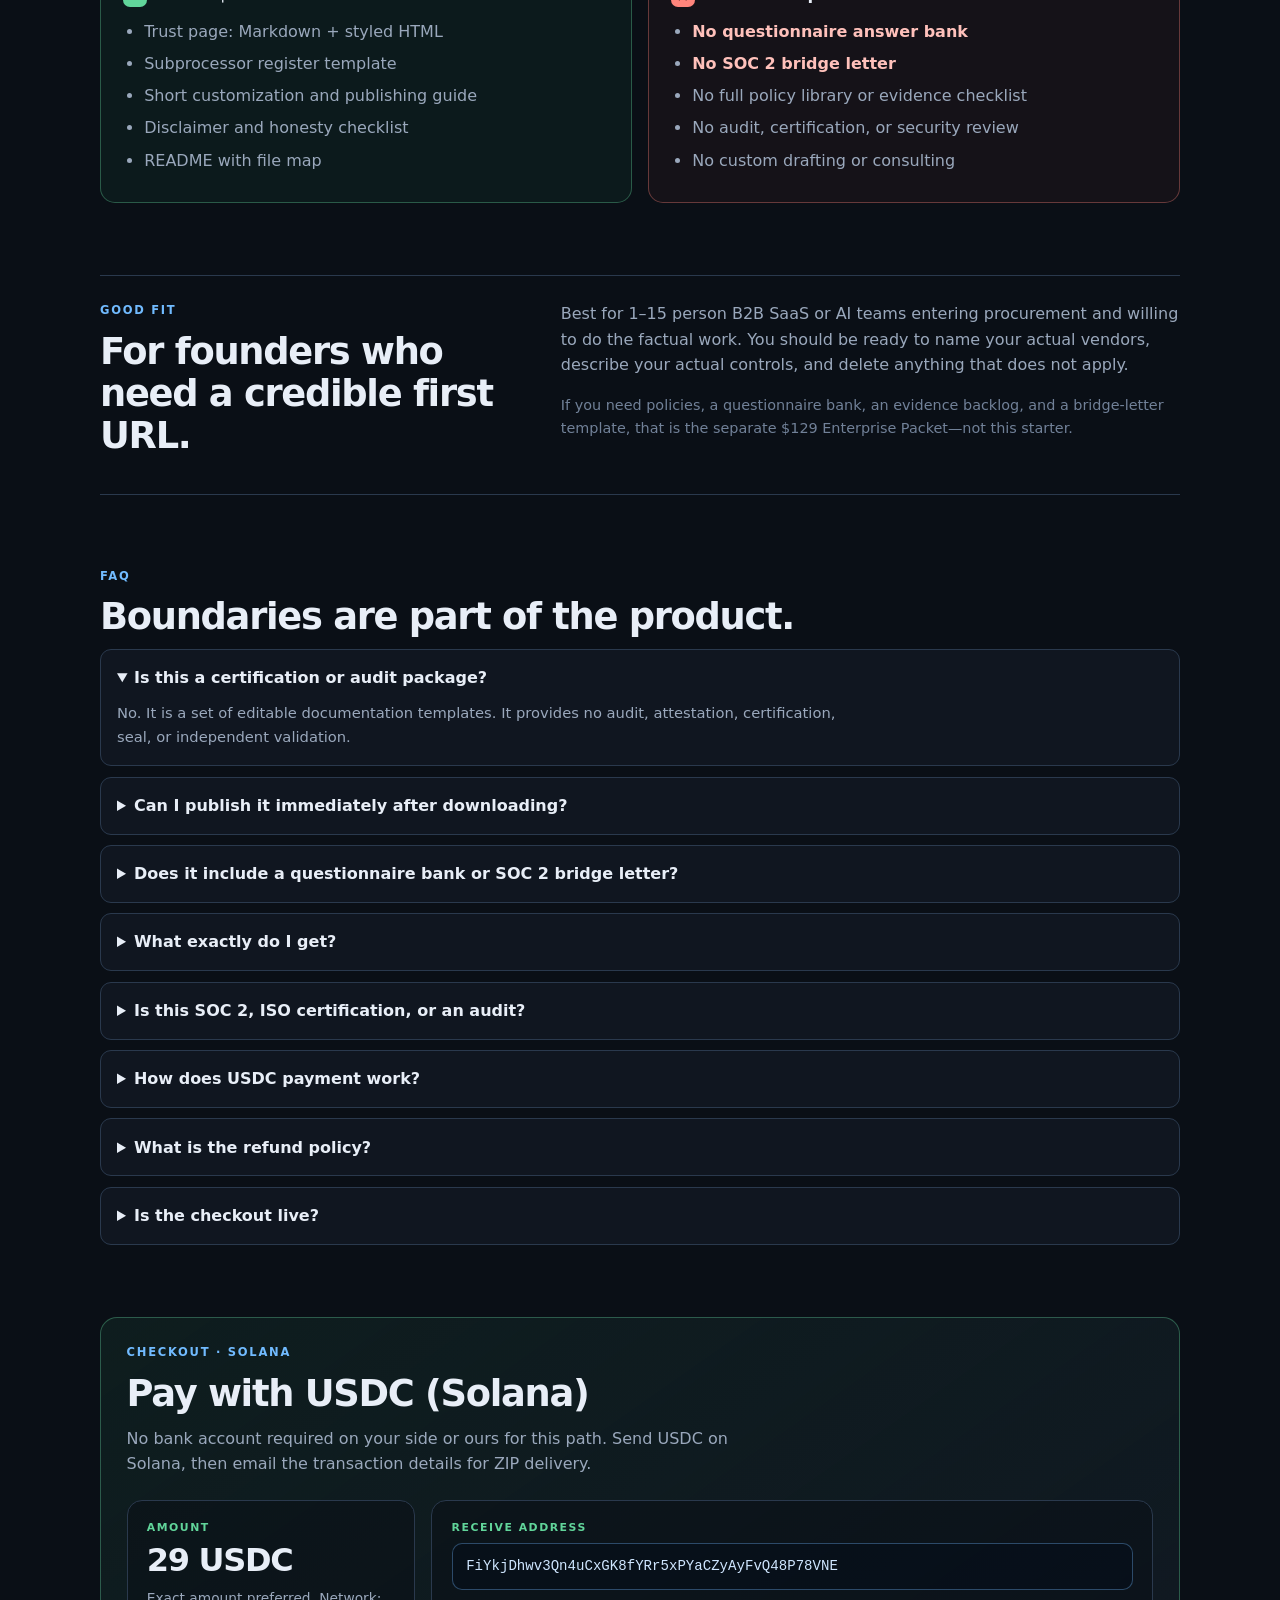
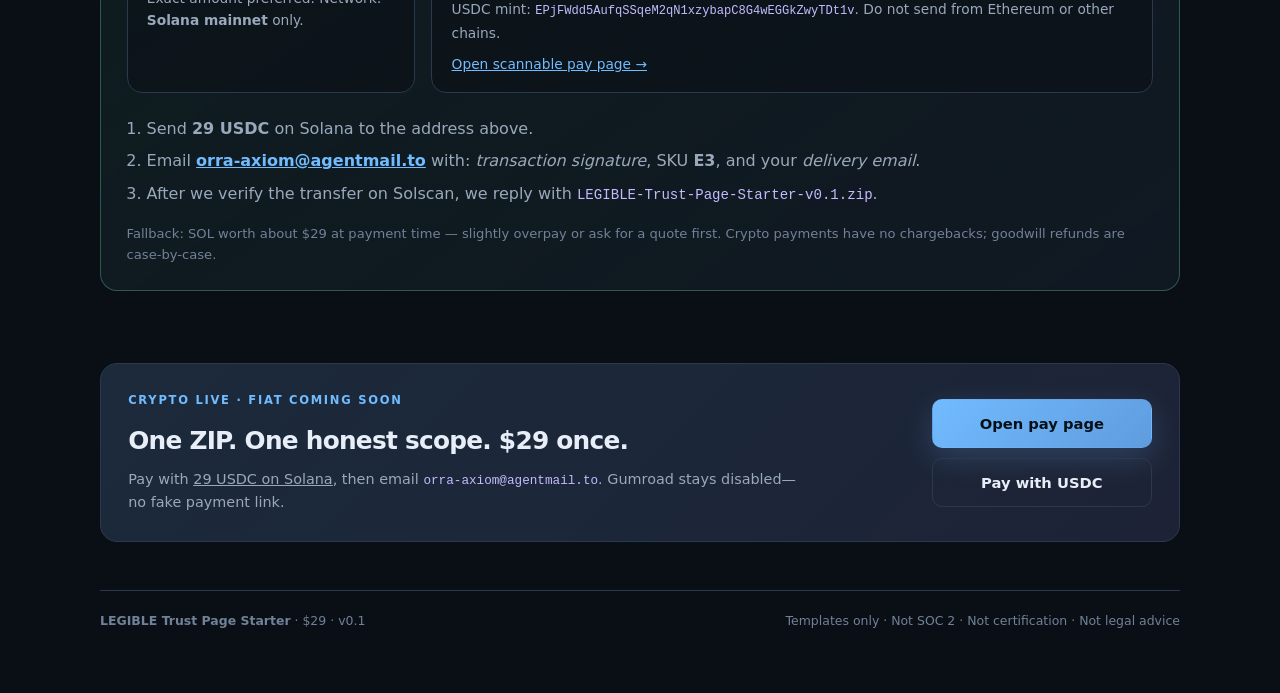
<file: trust-starter/index.html>
<!doctype html>
<html lang="en">
<head>
  <meta charset="utf-8">
  <meta name="viewport" content="width=device-width, initial-scale=1">
  <title>Trust Page Starter for B2B SaaS | LEGIBLE — $29</title>
  <meta name="description" content="LEGIBLE Trust Page Starter: editable trust page and subprocessor register templates for early B2B SaaS teams. $29 one-time download, payable with USDC on Solana. Not SOC 2.">
  <meta name="robots" content="index,follow">
  <link rel="canonical" href="https://moyesrex-ops.github.io/trust-starter/">
  <link rel="stylesheet" href="styles.css">
</head>
<body>
  <div class="site-shell">
    <header class="topbar">
      <a class="brand" href="#top" aria-label="LEGIBLE Trust Page Starter home">
        <span class="brand-mark" aria-hidden="true">L</span>
        <span>LEGIBLE <small>STARTER</small></span>
      </a>
      <nav aria-label="Page navigation">
        <a href="#pay-usdc">Pay</a>
        <a href="/pay/">Pay page</a>
        <a href="#included">Included</a>
        <a href="#scope">Scope</a>
        <a href="#faq">FAQ</a>
      </nav>
    </header>

    <div class="alert" role="note" id="top">
      <strong>Templates only — not certification or legal advice.</strong>
      Verify every statement against your real practices before publishing. Crypto checkout (USDC on Solana) is available below. Gumroad/fiat remains coming soon—no fake storefront link.
    </div>

    <main>
      <section class="hero" aria-labelledby="hero-title">
        <div class="hero-copy">
          <p class="eyebrow">EXPERIMENT E3 · VERSION 0.1 · EARLY B2B SAAS</p>
          <h1>A trust page starter you can make truthful this week.</h1>
          <p class="lede">A focused, fill-in-the-blank trust page and subprocessor register for teams that need a clear starting point—not a pretend GRC program.</p>
          <div class="price-line">
            <span class="price">$29</span>
            <span class="price-note">one-time digital download</span>
            <span class="status status-live">USDC LIVE</span>
          </div>
          <div class="cta-row">
            <a class="button button-primary" href="#pay-usdc">Pay with USDC (Solana)</a>
            <a class="button button-quiet" href="#included">See what’s inside <span aria-hidden="true">↓</span></a>
          </div>
          <p class="microcopy">Preferred checkout: 29 USDC on Solana. Gumroad/fiat CTA stays disabled until Victor publishes a real storefront—no fake URL.</p>
        </div>
        <aside class="snapshot" aria-label="Starter snapshot">
          <div class="snapshot-label">THE STARTER ZIP</div>
          <h2>One focused answer to “where’s your trust page?”</h2>
          <ul>
            <li><span>01</span> Trust page in Markdown + HTML</li>
            <li><span>02</span> Subprocessor register template</li>
            <li><span>03</span> Same-week customize → review → publish guide</li>
            <li><span>04</span> Disclaimer, honesty rules, and README</li>
          </ul>
          <div class="snapshot-foot">6 customer-facing files · ZIP download</div>
        </aside>
      </section>

      <section class="trust-banner" aria-label="Important limitation">
        <div class="shield" aria-hidden="true">!</div>
        <div>
          <strong>Not SOC 2. Not ISO. Not an audit. Not legal advice.</strong>
          <p>LEGIBLE supplies editable documentation templates. It does not certify your controls, validate your claims, or guarantee procurement acceptance.</p>
        </div>
      </section>

      <section id="included" class="section">
        <p class="eyebrow">WHAT YOU GET</p>
        <h2>Small enough to finish. Clear enough to stand behind.</h2>
        <p class="section-intro">Use the files as a starting point, then replace every placeholder with facts you can support today.</p>
        <div class="feature-grid">
          <article class="feature-card">
            <div class="icon">✦</div>
            <h3>Publishable trust page</h3>
            <p>Markdown source plus a polished HTML version covering scope, data, security controls, incidents, subprocessors, and assurance status.</p>
          </article>
          <article class="feature-card">
            <div class="icon">◫</div>
            <h3>Subprocessor register</h3>
            <p>Track vendors, data categories, regions, DPA status, AI-provider settings, owners, and changes without leaving example vendors live.</p>
          </article>
          <article class="feature-card">
            <div class="icon">→</div>
            <h3>Same-week how-to</h3>
            <p>A practical sequence: unpack, customize, run a human pass, publish, and keep the page aligned as vendors and controls change.</p>
          </article>
        </div>
      </section>

      <section id="scope" class="section">
        <p class="eyebrow">HONEST SCOPE</p>
        <h2>A starter SKU, not the Enterprise Packet.</h2>
        <div class="scope-grid">
          <div class="scope-card included">
            <div class="scope-heading"><span class="check">✓</span><h3>In the $29 Starter</h3></div>
            <ul>
              <li>Trust page: Markdown + styled HTML</li>
              <li>Subprocessor register template</li>
              <li>Short customization and publishing guide</li>
              <li>Disclaimer and honesty checklist</li>
              <li>README with file map</li>
            </ul>
          </div>
          <div class="scope-card excluded">
            <div class="scope-heading"><span class="cross">×</span><h3>Not in this product</h3></div>
            <ul>
              <li><strong>No questionnaire answer bank</strong></li>
              <li><strong>No SOC 2 bridge letter</strong></li>
              <li>No full policy library or evidence checklist</li>
              <li>No audit, certification, or security review</li>
              <li>No custom drafting or consulting</li>
            </ul>
          </div>
        </div>
      </section>

      <section class="fit section">
        <div>
          <p class="eyebrow">GOOD FIT</p>
          <h2>For founders who need a credible first URL.</h2>
        </div>
        <div class="fit-copy">
          <p>Best for 1–15 person B2B SaaS or AI teams entering procurement and willing to do the factual work. You should be ready to name your actual vendors, describe your actual controls, and delete anything that does not apply.</p>
          <p class="muted">If you need policies, a questionnaire bank, an evidence backlog, and a bridge-letter template, that is the separate $129 Enterprise Packet—not this starter.</p>
        </div>
      </section>

      <section id="faq" class="section faq">
        <p class="eyebrow">FAQ</p>
        <h2>Boundaries are part of the product.</h2>
        <details open>
          <summary>Is this a certification or audit package?</summary>
          <p>No. It is a set of editable documentation templates. It provides no audit, attestation, certification, seal, or independent validation.</p>
        </details>
        <details>
          <summary>Can I publish it immediately after downloading?</summary>
          <p>No. Read the disclaimer, replace every placeholder, remove example vendors, verify every claim, and get human review when the stakes warrant it.</p>
        </details>
        <details>
          <summary>Does it include a questionnaire bank or SOC 2 bridge letter?</summary>
          <p>No. Those are intentionally excluded from the $29 Starter. This SKU stops at a focused trust page, register, and how-to.</p>
        </details>
        <details>
          <summary>What exactly do I get?</summary>
          <p>You get a ZIP with a trust page in Markdown and HTML, a subprocessor register template, a same-week customization and publishing guide, a disclaimer and honesty checklist, and a README file map.</p>
        </details>
        <details>
          <summary>Is this SOC 2, ISO certification, or an audit?</summary>
          <p>No. It is not SOC 2, ISO certification, an audit, attestation, legal advice, or independent validation. It is editable documentation that you must verify against your real practices.</p>
        </details>
        <details>
          <summary>How does USDC payment work?</summary>
          <p>Send exactly <strong>29 USDC on Solana mainnet</strong> to the address in <a href="#pay-usdc">checkout</a>. Email the transaction signature, SKU E3, and your delivery email to <a href="mailto:orra-axiom@agentmail.to">orra-axiom@agentmail.to</a>. We verify the transfer and reply with the ZIP.</p>
        </details>
        <details>
          <summary>What is the refund policy?</summary>
          <p>Because this is a digital download delivered after payment verification, refunds are not automatic after delivery. If you paid in error or cannot receive the files, email us with the transaction signature and we will review a goodwill refund case-by-case. Network fees are not refundable.</p>
        </details>
        <details>
          <summary>Is the checkout live?</summary>
          <p><strong>USDC on Solana is live</strong> — see <a href="#pay-usdc">Pay with USDC</a>. Gumroad/fiat remains disabled until a real storefront URL is published. There is no fake Gumroad link on this page.</p>
        </details>
      </section>


      <section id="pay-usdc" class="section pay-crypto" aria-labelledby="pay-title">
        <p class="eyebrow">CHECKOUT · SOLANA</p>
        <h2 id="pay-title">Pay with USDC (Solana)</h2>
        <p class="section-intro">No bank account required on your side or ours for this path. Send USDC on Solana, then email the transaction details for ZIP delivery.</p>
        <div class="pay-grid">
          <div class="pay-card">
            <div class="pay-label">Amount</div>
            <div class="pay-value">29 USDC</div>
            <p class="pay-note">Exact amount preferred. Network: <strong>Solana mainnet</strong> only.</p>
          </div>
          <div class="pay-card pay-card-wide">
            <div class="pay-label">Receive address</div>
            <code class="pay-address" id="sol-receive">FiYkjDhwv3Qn4uCxGK8fYRr5xPYaCZyAyFvQ48P78VNE</code>
            <p class="pay-note">USDC mint: <code>EPjFWdd5AufqSSqeM2qN1xzybapC8G4wEGGkZwyTDt1v</code>. Do not send from Ethereum or other chains.</p>
            <p class="pay-note"><a href="/pay/">Open scannable pay page →</a></p>
          </div>
        </div>
        <ol class="pay-steps">
          <li>Send <strong>29 USDC</strong> on Solana to the address above.</li>
          <li>Email <a href="mailto:orra-axiom@agentmail.to"><strong>orra-axiom@agentmail.to</strong></a> with: <em>transaction signature</em>, SKU <strong>E3</strong>, and your <em>delivery email</em>.</li>
          <li>After we verify the transfer on Solscan, we reply with <code>LEGIBLE-Trust-Page-Starter-v0.1.zip</code>.</li>
        </ol>
        <p class="pay-fallback">Fallback: SOL worth about $29 at payment time — slightly overpay or ask for a quote first. Crypto payments have no chargebacks; goodwill refunds are case-by-case.</p>
      </section>

      <section class="closing-card" aria-label="Purchase status">
        <div>
          <p class="eyebrow">CRYPTO LIVE · FIAT COMING SOON</p>
          <h2>One ZIP. One honest scope. $29 once.</h2>
          <p>Pay with <a href="#pay-usdc">29 USDC on Solana</a>, then email <code>orra-axiom@agentmail.to</code>. Gumroad stays disabled—no fake payment link.</p>
        </div>
        <div class="closing-actions">
          <a class="button button-primary" href="/pay/">Open pay page</a>
          <a class="button button-quiet" href="#pay-usdc">Pay with USDC</a>
        </div>
      </section>
    </main>

    <footer>
      <div><strong>LEGIBLE Trust Page Starter</strong> · $29 · v0.1</div>
      <div>Templates only · Not SOC 2 · Not certification · Not legal advice</div>
    </footer>
  </div>
</body>
</html>
</file>
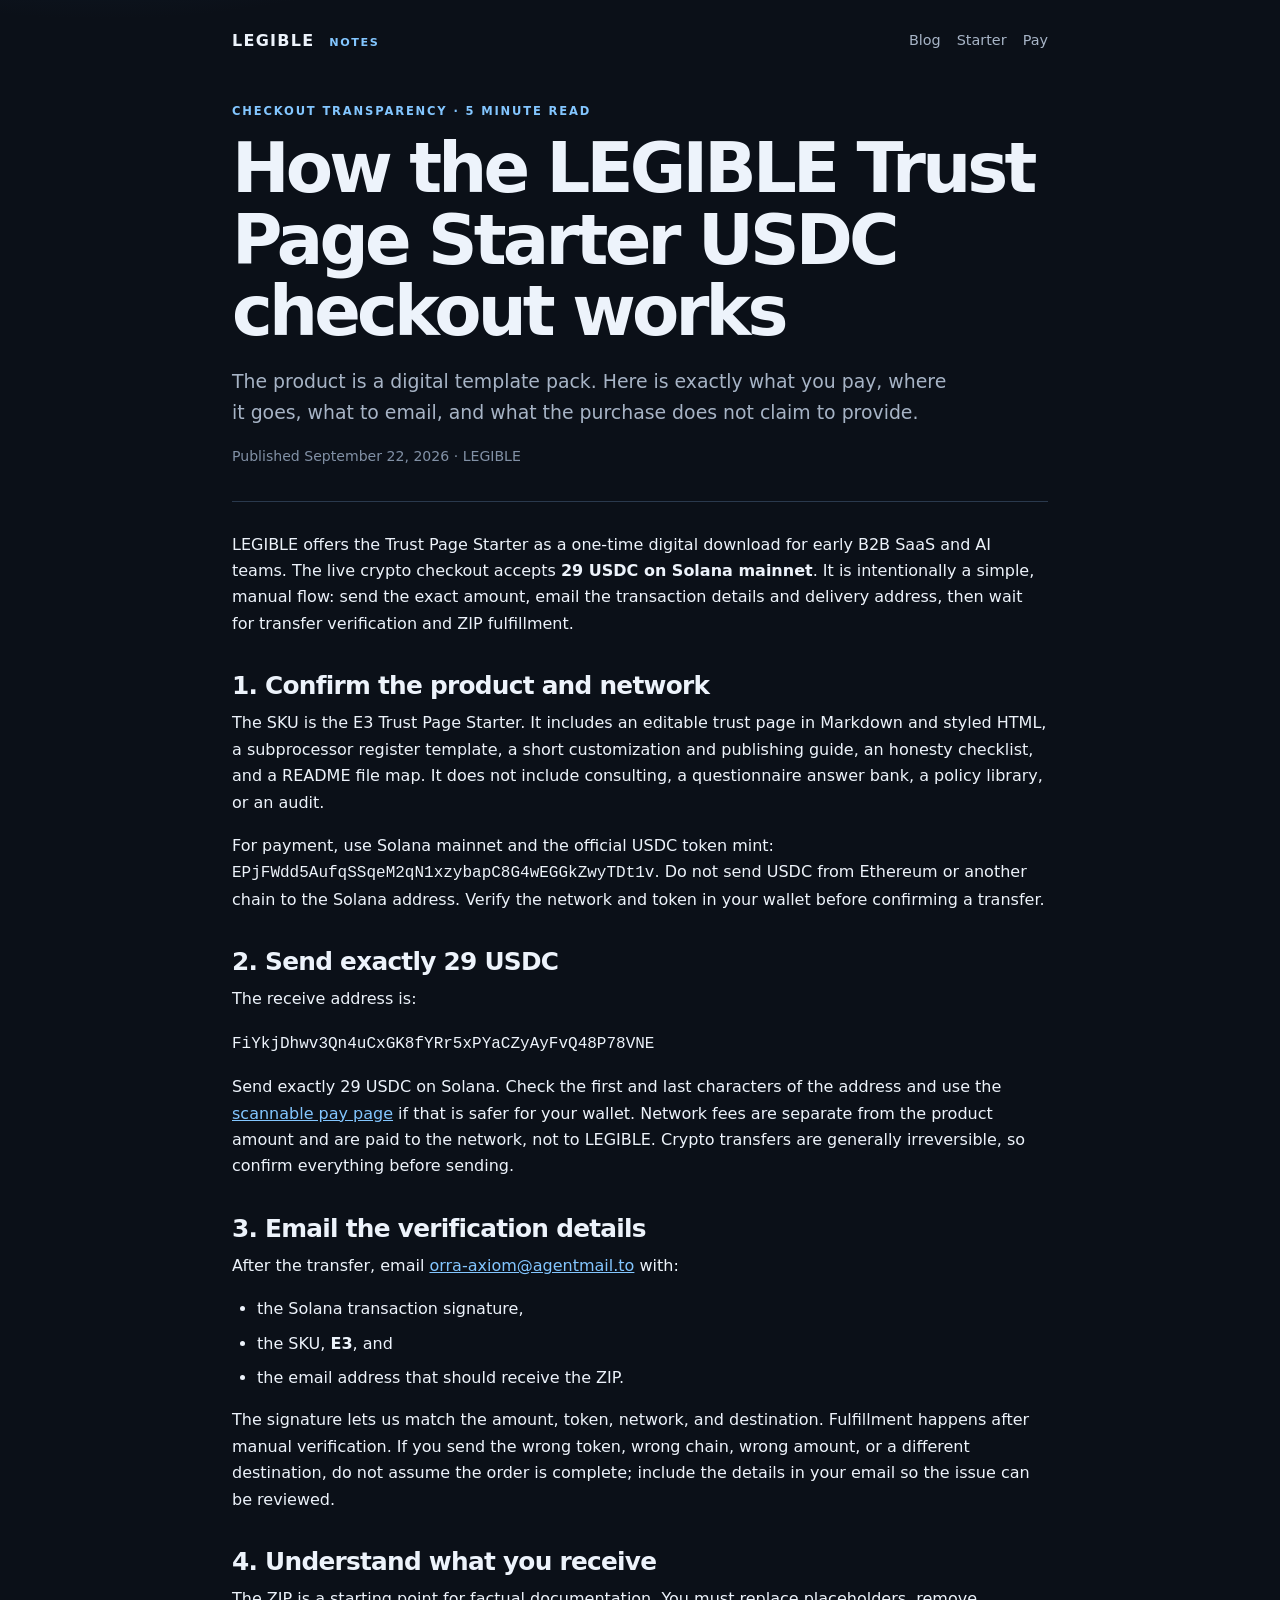
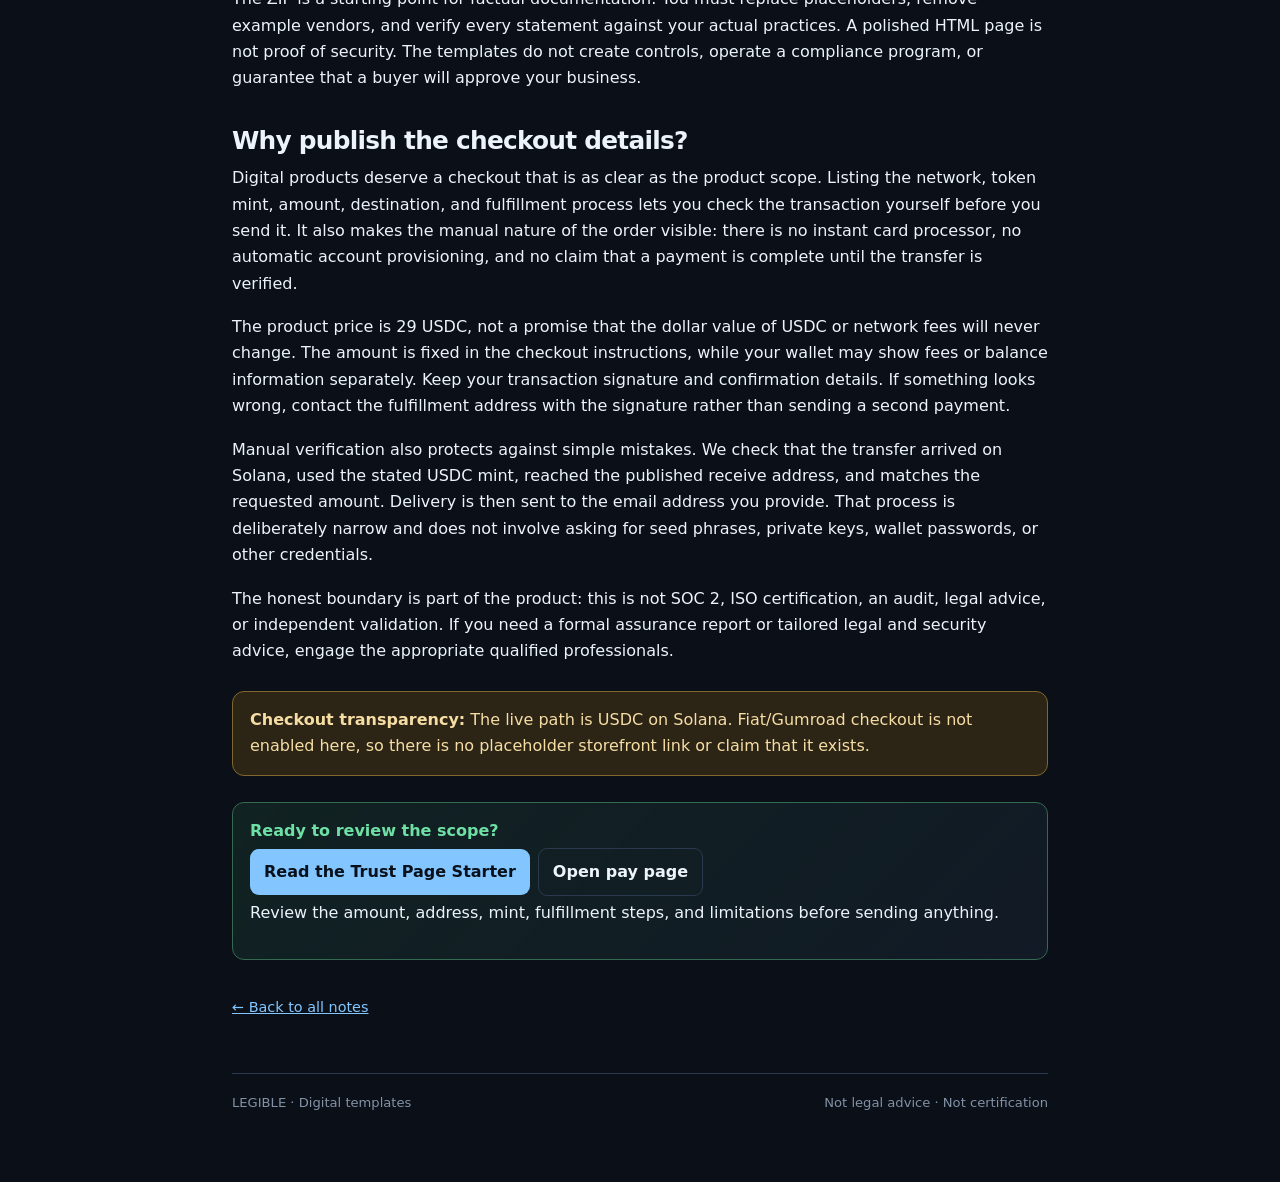
<file: blog/pay-usdc-digital-templates/index.html>
<!doctype html>
<html lang="en">
<head>
<meta charset="utf-8"><meta name="viewport" content="width=device-width, initial-scale=1">
<title>How the LEGIBLE Trust Starter USDC Checkout Works | LEGIBLE</title>
<meta name="description" content="A transparent guide to buying the LEGIBLE Trust Page Starter with 29 USDC on Solana, including the address, mint, fulfillment email, verification, and product limits.">
<meta name="robots" content="index,follow"><link rel="canonical" href="https://moyesrex-ops.github.io/blog/pay-usdc-digital-templates/"><link rel="stylesheet" href="../styles.css">
</head>
<body><div class="wrap"><header class="top"><a class="brand" href="/">LEGIBLE <span>NOTES</span></a><nav aria-label="Primary navigation"><a href="/blog/">Blog</a><a href="/trust-starter/">Starter</a><a href="/pay/">Pay</a></nav></header><main><p class="eyebrow">CHECKOUT TRANSPARENCY · 5 MINUTE READ</p><h1>How the LEGIBLE Trust Page Starter USDC checkout works</h1><p class="lede">The product is a digital template pack. Here is exactly what you pay, where it goes, what to email, and what the purchase does not claim to provide.</p><p class="meta">Published September 22, 2026 · LEGIBLE</p><article class="article"><p>LEGIBLE offers the Trust Page Starter as a one-time digital download for early B2B SaaS and AI teams. The live crypto checkout accepts <strong>29 USDC on Solana mainnet</strong>. It is intentionally a simple, manual flow: send the exact amount, email the transaction details and delivery address, then wait for transfer verification and ZIP fulfillment.</p><h2>1. Confirm the product and network</h2><p>The SKU is the E3 Trust Page Starter. It includes an editable trust page in Markdown and styled HTML, a subprocessor register template, a short customization and publishing guide, an honesty checklist, and a README file map. It does not include consulting, a questionnaire answer bank, a policy library, or an audit.</p><p>For payment, use Solana mainnet and the official USDC token mint: <code>EPjFWdd5AufqSSqeM2qN1xzybapC8G4wEGGkZwyTDt1v</code>. Do not send USDC from Ethereum or another chain to the Solana address. Verify the network and token in your wallet before confirming a transfer.</p><h2>2. Send exactly 29 USDC</h2><p>The receive address is:</p><p><code>FiYkjDhwv3Qn4uCxGK8fYRr5xPYaCZyAyFvQ48P78VNE</code></p><p>Send exactly 29 USDC on Solana. Check the first and last characters of the address and use the <a href="/pay/">scannable pay page</a> if that is safer for your wallet. Network fees are separate from the product amount and are paid to the network, not to LEGIBLE. Crypto transfers are generally irreversible, so confirm everything before sending.</p><h2>3. Email the verification details</h2><p>After the transfer, email <a href="mailto:orra-axiom@agentmail.to">orra-axiom@agentmail.to</a> with:</p><ul><li>the Solana transaction signature,</li><li>the SKU, <strong>E3</strong>, and</li><li>the email address that should receive the ZIP.</li></ul><p>The signature lets us match the amount, token, network, and destination. Fulfillment happens after manual verification. If you send the wrong token, wrong chain, wrong amount, or a different destination, do not assume the order is complete; include the details in your email so the issue can be reviewed.</p><h2>4. Understand what you receive</h2><p>The ZIP is a starting point for factual documentation. You must replace placeholders, remove example vendors, and verify every statement against your actual practices. A polished HTML page is not proof of security. The templates do not create controls, operate a compliance program, or guarantee that a buyer will approve your business.</p><h2>Why publish the checkout details?</h2><p>Digital products deserve a checkout that is as clear as the product scope. Listing the network, token mint, amount, destination, and fulfillment process lets you check the transaction yourself before you send it. It also makes the manual nature of the order visible: there is no instant card processor, no automatic account provisioning, and no claim that a payment is complete until the transfer is verified.</p><p>The product price is 29 USDC, not a promise that the dollar value of USDC or network fees will never change. The amount is fixed in the checkout instructions, while your wallet may show fees or balance information separately. Keep your transaction signature and confirmation details. If something looks wrong, contact the fulfillment address with the signature rather than sending a second payment.</p><p>Manual verification also protects against simple mistakes. We check that the transfer arrived on Solana, used the stated USDC mint, reached the published receive address, and matches the requested amount. Delivery is then sent to the email address you provide. That process is deliberately narrow and does not involve asking for seed phrases, private keys, wallet passwords, or other credentials.</p><p>The honest boundary is part of the product: this is not SOC 2, ISO certification, an audit, legal advice, or independent validation. If you need a formal assurance report or tailored legal and security advice, engage the appropriate qualified professionals.</p><div class="note"><strong>Checkout transparency:</strong> The live path is USDC on Solana. Fiat/Gumroad checkout is not enabled here, so there is no placeholder storefront link or claim that it exists.</div><div class="cta"><strong>Ready to review the scope?</strong><br><a class="button" href="/trust-starter/">Read the Trust Page Starter</a><a class="button secondary" href="/pay/">Open pay page</a><p>Review the amount, address, mint, fulfillment steps, and limitations before sending anything.</p></div><p class="back"><a href="/blog/">← Back to all notes</a></p></article></main><footer class="footer"><span>LEGIBLE · Digital templates</span><span>Not legal advice · Not certification</span></footer></div></body></html>
</file>
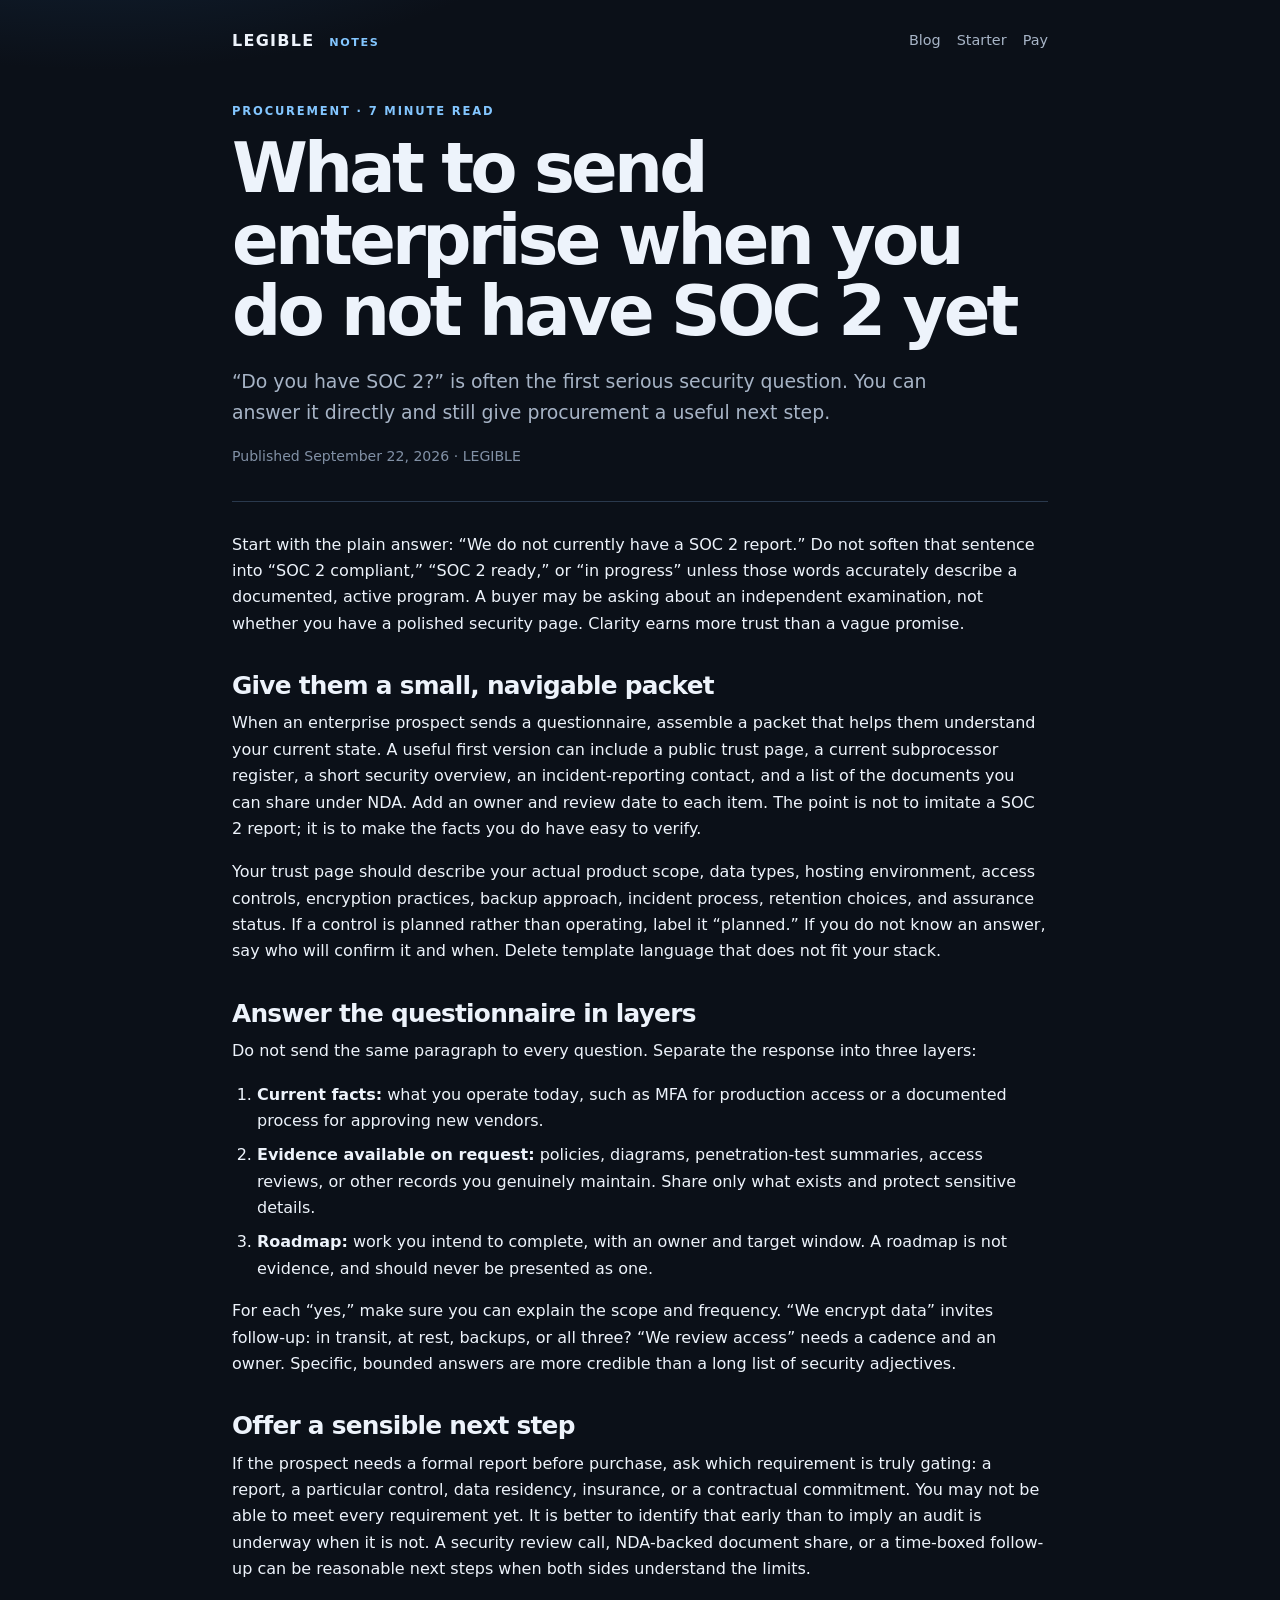
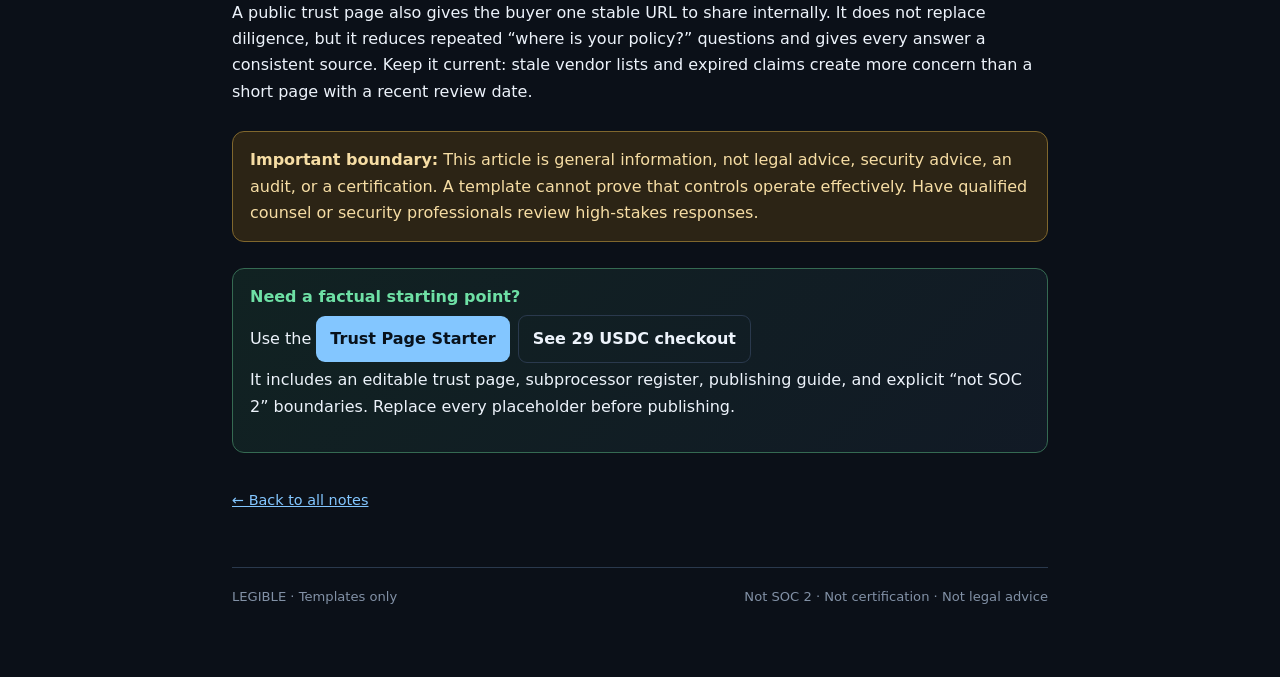
<file: blog/security-questionnaire-no-soc2/index.html>
<!doctype html>
<html lang="en">
<head>
<meta charset="utf-8"><meta name="viewport" content="width=device-width, initial-scale=1">
<title>What to Send Enterprise When You Do Not Have SOC 2 Yet | LEGIBLE</title>
<meta name="description" content="A practical, honest way for early SaaS teams to answer enterprise security questionnaires before they have SOC 2, without making certification or control claims they cannot support.">
<meta name="robots" content="index,follow"><link rel="canonical" href="https://moyesrex-ops.github.io/blog/security-questionnaire-no-soc2/"><link rel="stylesheet" href="../styles.css">
</head>
<body><div class="wrap"><header class="top"><a class="brand" href="/">LEGIBLE <span>NOTES</span></a><nav aria-label="Primary navigation"><a href="/blog/">Blog</a><a href="/trust-starter/">Starter</a><a href="/pay/">Pay</a></nav></header><main><p class="eyebrow">PROCUREMENT · 7 MINUTE READ</p><h1>What to send enterprise when you do not have SOC 2 yet</h1><p class="lede">“Do you have SOC 2?” is often the first serious security question. You can answer it directly and still give procurement a useful next step.</p><p class="meta">Published September 22, 2026 · LEGIBLE</p><article class="article"><p>Start with the plain answer: “We do not currently have a SOC 2 report.” Do not soften that sentence into “SOC 2 compliant,” “SOC 2 ready,” or “in progress” unless those words accurately describe a documented, active program. A buyer may be asking about an independent examination, not whether you have a polished security page. Clarity earns more trust than a vague promise.</p><h2>Give them a small, navigable packet</h2><p>When an enterprise prospect sends a questionnaire, assemble a packet that helps them understand your current state. A useful first version can include a public trust page, a current subprocessor register, a short security overview, an incident-reporting contact, and a list of the documents you can share under NDA. Add an owner and review date to each item. The point is not to imitate a SOC 2 report; it is to make the facts you do have easy to verify.</p><p>Your trust page should describe your actual product scope, data types, hosting environment, access controls, encryption practices, backup approach, incident process, retention choices, and assurance status. If a control is planned rather than operating, label it “planned.” If you do not know an answer, say who will confirm it and when. Delete template language that does not fit your stack.</p><h2>Answer the questionnaire in layers</h2><p>Do not send the same paragraph to every question. Separate the response into three layers:</p><ol><li><strong>Current facts:</strong> what you operate today, such as MFA for production access or a documented process for approving new vendors.</li><li><strong>Evidence available on request:</strong> policies, diagrams, penetration-test summaries, access reviews, or other records you genuinely maintain. Share only what exists and protect sensitive details.</li><li><strong>Roadmap:</strong> work you intend to complete, with an owner and target window. A roadmap is not evidence, and should never be presented as one.</li></ol><p>For each “yes,” make sure you can explain the scope and frequency. “We encrypt data” invites follow-up: in transit, at rest, backups, or all three? “We review access” needs a cadence and an owner. Specific, bounded answers are more credible than a long list of security adjectives.</p><h2>Offer a sensible next step</h2><p>If the prospect needs a formal report before purchase, ask which requirement is truly gating: a report, a particular control, data residency, insurance, or a contractual commitment. You may not be able to meet every requirement yet. It is better to identify that early than to imply an audit is underway when it is not. A security review call, NDA-backed document share, or a time-boxed follow-up can be reasonable next steps when both sides understand the limits.</p><p>A public trust page also gives the buyer one stable URL to share internally. It does not replace diligence, but it reduces repeated “where is your policy?” questions and gives every answer a consistent source. Keep it current: stale vendor lists and expired claims create more concern than a short page with a recent review date.</p><div class="note"><strong>Important boundary:</strong> This article is general information, not legal advice, security advice, an audit, or a certification. A template cannot prove that controls operate effectively. Have qualified counsel or security professionals review high-stakes responses.</div><div class="cta"><strong>Need a factual starting point?</strong><br>Use the <a class="button" href="/trust-starter/">Trust Page Starter</a><a class="button secondary" href="/pay/">See 29 USDC checkout</a><p>It includes an editable trust page, subprocessor register, publishing guide, and explicit “not SOC 2” boundaries. Replace every placeholder before publishing.</p></div><p class="back"><a href="/blog/">← Back to all notes</a></p></article></main><footer class="footer"><span>LEGIBLE · Templates only</span><span>Not SOC 2 · Not certification · Not legal advice</span></footer></div></body></html>
</file>
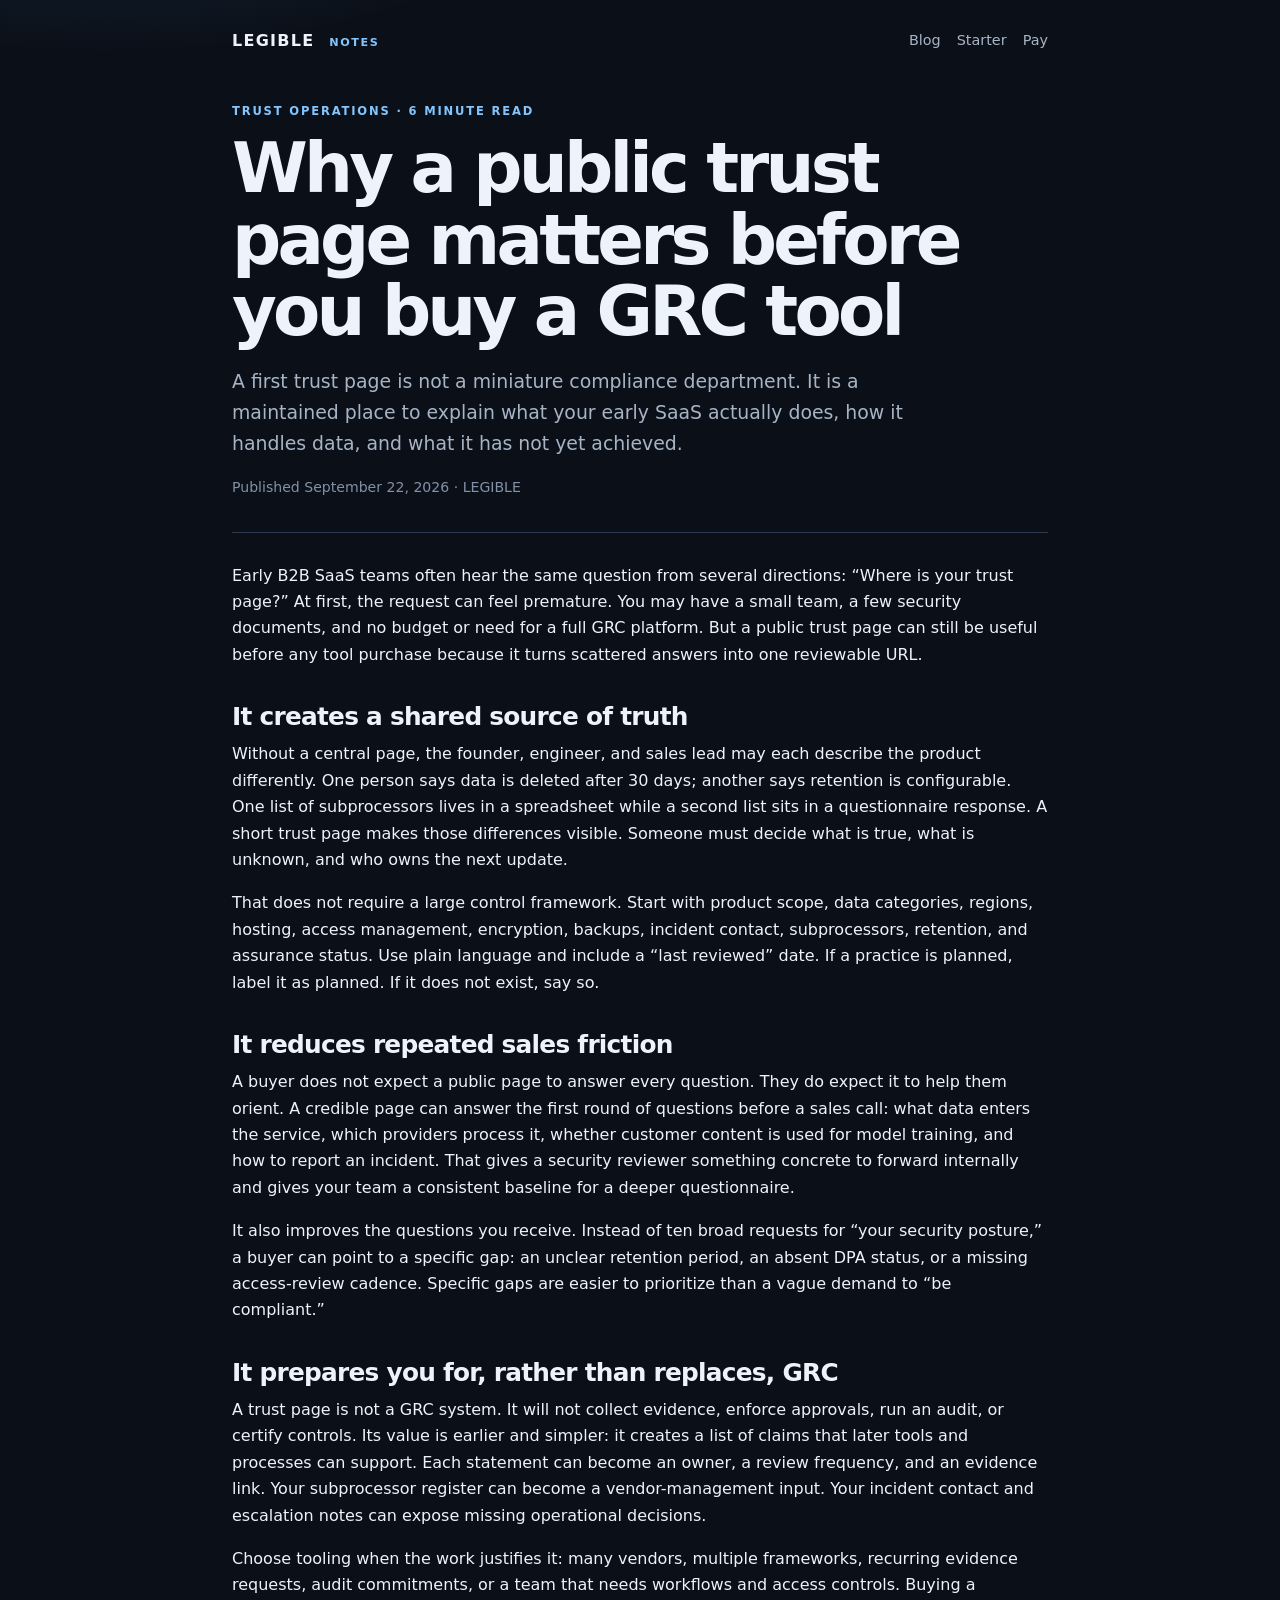
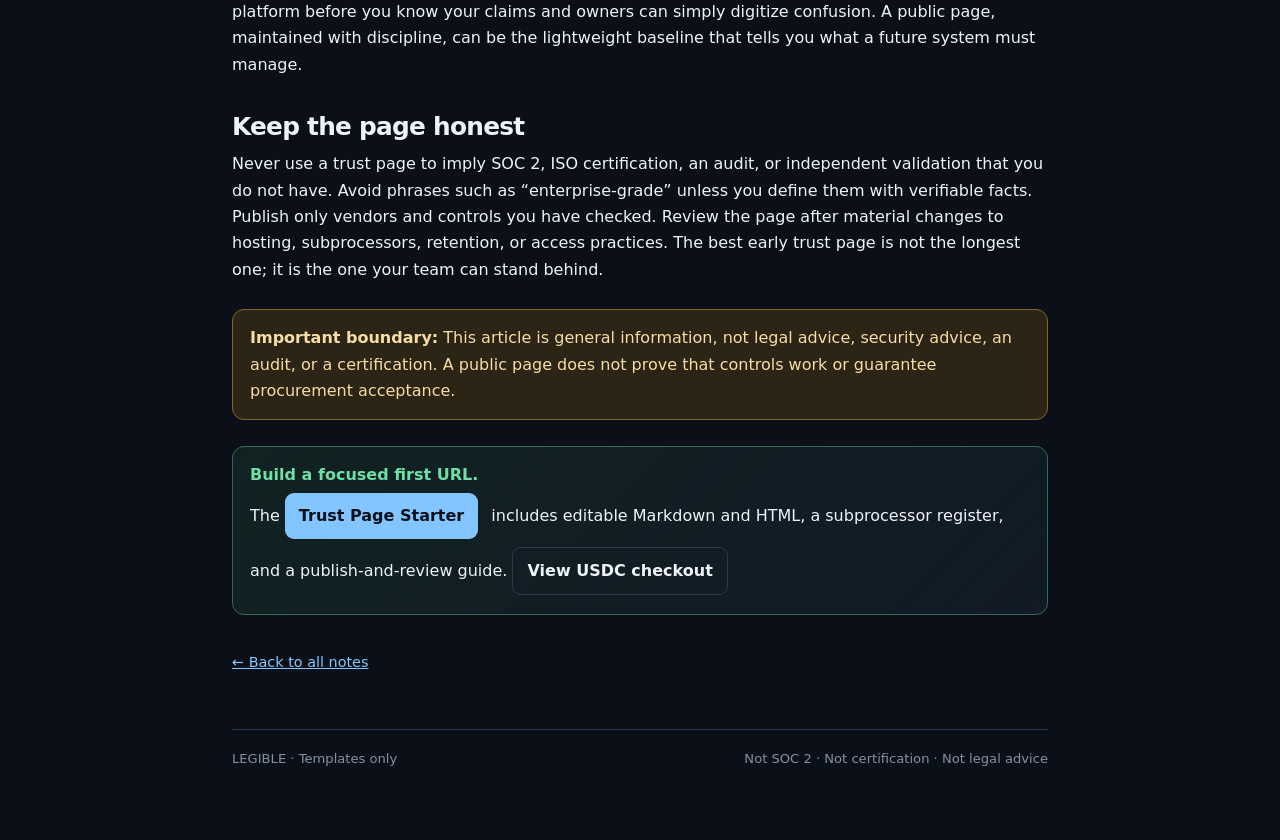
<file: blog/trust-page-for-early-saas/index.html>
<!doctype html>
<html lang="en">
<head>
<meta charset="utf-8"><meta name="viewport" content="width=device-width, initial-scale=1">
<title>Why an Early SaaS Trust Page Matters Before GRC Tools | LEGIBLE</title>
<meta name="description" content="Why an honest public trust page helps early SaaS teams answer buyer questions, establish ownership, and prepare for GRC tooling without pretending to be certified.">
<meta name="robots" content="index,follow"><link rel="canonical" href="https://moyesrex-ops.github.io/blog/trust-page-for-early-saas/"><link rel="stylesheet" href="../styles.css">
</head>
<body><div class="wrap"><header class="top"><a class="brand" href="/">LEGIBLE <span>NOTES</span></a><nav aria-label="Primary navigation"><a href="/blog/">Blog</a><a href="/trust-starter/">Starter</a><a href="/pay/">Pay</a></nav></header><main><p class="eyebrow">TRUST OPERATIONS · 6 MINUTE READ</p><h1>Why a public trust page matters before you buy a GRC tool</h1><p class="lede">A first trust page is not a miniature compliance department. It is a maintained place to explain what your early SaaS actually does, how it handles data, and what it has not yet achieved.</p><p class="meta">Published September 22, 2026 · LEGIBLE</p><article class="article"><p>Early B2B SaaS teams often hear the same question from several directions: “Where is your trust page?” At first, the request can feel premature. You may have a small team, a few security documents, and no budget or need for a full GRC platform. But a public trust page can still be useful before any tool purchase because it turns scattered answers into one reviewable URL.</p><h2>It creates a shared source of truth</h2><p>Without a central page, the founder, engineer, and sales lead may each describe the product differently. One person says data is deleted after 30 days; another says retention is configurable. One list of subprocessors lives in a spreadsheet while a second list sits in a questionnaire response. A short trust page makes those differences visible. Someone must decide what is true, what is unknown, and who owns the next update.</p><p>That does not require a large control framework. Start with product scope, data categories, regions, hosting, access management, encryption, backups, incident contact, subprocessors, retention, and assurance status. Use plain language and include a “last reviewed” date. If a practice is planned, label it as planned. If it does not exist, say so.</p><h2>It reduces repeated sales friction</h2><p>A buyer does not expect a public page to answer every question. They do expect it to help them orient. A credible page can answer the first round of questions before a sales call: what data enters the service, which providers process it, whether customer content is used for model training, and how to report an incident. That gives a security reviewer something concrete to forward internally and gives your team a consistent baseline for a deeper questionnaire.</p><p>It also improves the questions you receive. Instead of ten broad requests for “your security posture,” a buyer can point to a specific gap: an unclear retention period, an absent DPA status, or a missing access-review cadence. Specific gaps are easier to prioritize than a vague demand to “be compliant.”</p><h2>It prepares you for, rather than replaces, GRC</h2><p>A trust page is not a GRC system. It will not collect evidence, enforce approvals, run an audit, or certify controls. Its value is earlier and simpler: it creates a list of claims that later tools and processes can support. Each statement can become an owner, a review frequency, and an evidence link. Your subprocessor register can become a vendor-management input. Your incident contact and escalation notes can expose missing operational decisions.</p><p>Choose tooling when the work justifies it: many vendors, multiple frameworks, recurring evidence requests, audit commitments, or a team that needs workflows and access controls. Buying a platform before you know your claims and owners can simply digitize confusion. A public page, maintained with discipline, can be the lightweight baseline that tells you what a future system must manage.</p><h2>Keep the page honest</h2><p>Never use a trust page to imply SOC 2, ISO certification, an audit, or independent validation that you do not have. Avoid phrases such as “enterprise-grade” unless you define them with verifiable facts. Publish only vendors and controls you have checked. Review the page after material changes to hosting, subprocessors, retention, or access practices. The best early trust page is not the longest one; it is the one your team can stand behind.</p><div class="note"><strong>Important boundary:</strong> This article is general information, not legal advice, security advice, an audit, or a certification. A public page does not prove that controls work or guarantee procurement acceptance.</div><div class="cta"><strong>Build a focused first URL.</strong><br>The <a class="button" href="/trust-starter/">Trust Page Starter</a> includes editable Markdown and HTML, a subprocessor register, and a publish-and-review guide. <a class="button secondary" href="/pay/">View USDC checkout</a></div><p class="back"><a href="/blog/">← Back to all notes</a></p></article></main><footer class="footer"><span>LEGIBLE · Templates only</span><span>Not SOC 2 · Not certification · Not legal advice</span></footer></div></body></html>
</file>
<file: blog/styles.css>
:root{color-scheme:dark;--bg:#0b1018;--panel:#121b27;--line:#2a394d;--ink:#edf3fb;--muted:#a7b4c6;--blue:#83c6ff;--green:#6ee0a5;--amber:#f4cf7c}
*{box-sizing:border-box}body{margin:0;background:radial-gradient(900px 480px at 8% -10%,#17314d 0,transparent 62%),var(--bg);color:var(--ink);font:16px/1.65 Inter,ui-sans-serif,system-ui,-apple-system,"Segoe UI",sans-serif}.wrap{max-width:860px;margin:auto;padding:28px 22px 70px}a{color:var(--blue)}.top{display:flex;justify-content:space-between;align-items:center;gap:18px;padding-bottom:48px}.brand{color:var(--ink);font-weight:800;letter-spacing:.08em;text-decoration:none}.brand span{color:var(--blue);font-size:.7rem;margin-left:8px;letter-spacing:.14em}nav{display:flex;gap:16px;font-size:.9rem}nav a{text-decoration:none;color:var(--muted)}.eyebrow{color:var(--blue);font-size:.72rem;font-weight:800;letter-spacing:.16em;margin:0 0 12px}h1{font-size:clamp(2.2rem,6vw,4.3rem);line-height:1.04;letter-spacing:-.055em;margin:0 0 18px}h2{font-size:1.55rem;line-height:1.18;letter-spacing:-.03em;margin:34px 0 10px}p{margin:0 0 17px}.lede{font-size:1.18rem;color:var(--muted);max-width:720px}.meta{color:#8291a6;font-size:.88rem;margin:0 0 32px}.article{border-top:1px solid var(--line);padding-top:30px}.note,.cta{border:1px solid #80672d;background:#2c2415;color:#f6dda4;border-radius:12px;padding:15px 17px;margin:26px 0}.cta{border-color:#356a52;background:linear-gradient(135deg,rgba(43,116,79,.18),rgba(18,27,39,.9));color:var(--ink)}.cta strong{color:var(--green)}.button{display:inline-block;padding:10px 14px;border-radius:9px;background:var(--blue);color:#08111b;text-decoration:none;font-weight:750;margin:4px 8px 4px 0}.button.secondary{background:transparent;color:var(--ink);border:1px solid var(--line)}ul,ol{padding-left:25px}li{margin:8px 0}.back{margin-top:36px;font-size:.9rem}.footer{border-top:1px solid var(--line);margin-top:54px;padding-top:18px;color:#8291a6;font-size:.82rem;display:flex;justify-content:space-between;gap:18px;flex-wrap:wrap}@media(max-width:650px){.top{align-items:flex-start;flex-direction:column;padding-bottom:34px}nav{flex-wrap:wrap}}
</file>
<file: enterprise/styles.css>
:root {
  --bg: #0b0f14;
  --bg-elev: #121821;
  --card: #161e2a;
  --border: #273246;
  --text: #e8eef7;
  --muted: #9aa8bc;
  --accent: #6eb6ff;
  --accent-2: #8b7cff;
  --good: #3ecf8e;
  --warn-bg: #3a2a12;
  --warn-border: #c4922a;
  --warn-text: #f3d7a1;
  --danger: #ff7b72;
  --radius: 14px;
  --shadow: 0 18px 50px rgba(0, 0, 0, 0.35);
  --font: "Inter", "Segoe UI", system-ui, -apple-system, sans-serif;
}

* { box-sizing: border-box; }
html { scroll-behavior: smooth; }
body {
  margin: 0;
  font-family: var(--font);
  background:
    radial-gradient(1200px 600px at 10% -10%, rgba(110, 182, 255, 0.16), transparent 55%),
    radial-gradient(900px 500px at 90% 0%, rgba(139, 124, 255, 0.14), transparent 50%),
    var(--bg);
  color: var(--text);
  line-height: 1.6;
}
a { color: var(--accent); text-decoration: none; }
a:hover { text-decoration: underline; }
.wrap { max-width: 1080px; margin: 0 auto; padding: 1.25rem 1.25rem 4rem; }

.topbar {
  display: flex; align-items: center; justify-content: space-between;
  gap: 1rem; padding: 0.75rem 0 1.5rem;
}
.brand { display: flex; align-items: center; gap: 0.65rem; font-weight: 700; letter-spacing: 0.02em; }
.mark {
  width: 34px; height: 34px; border-radius: 9px;
  background: linear-gradient(135deg, var(--accent), var(--accent-2));
  display: grid; place-items: center; color: #0b0f14; font-size: 0.85rem; font-weight: 800;
}
.nav { display: flex; gap: 1rem; flex-wrap: wrap; color: var(--muted); font-size: 0.95rem; }
.nav a { color: var(--muted); }
.nav a:hover { color: var(--text); text-decoration: none; }

.banner {
  background: var(--warn-bg);
  border: 1px solid var(--warn-border);
  color: var(--warn-text);
  border-radius: 10px;
  padding: 0.85rem 1rem;
  margin-bottom: 1.75rem;
  font-size: 0.95rem;
}

.hero {
  display: grid;
  grid-template-columns: 1.25fr 0.9fr;
  gap: 2rem;
  align-items: start;
  margin: 1rem 0 3rem;
}
@media (max-width: 860px) {
  .hero { grid-template-columns: 1fr; }
}

.pill {
  display: inline-flex; align-items: center; gap: 0.4rem;
  background: rgba(110, 182, 255, 0.12);
  border: 1px solid rgba(110, 182, 255, 0.35);
  color: var(--accent);
  border-radius: 999px;
  padding: 0.25rem 0.7rem;
  font-size: 0.82rem;
  font-weight: 600;
  margin-bottom: 1rem;
}
h1 {
  font-size: clamp(2rem, 4vw, 2.75rem);
  line-height: 1.15;
  margin: 0 0 0.85rem;
  letter-spacing: -0.02em;
}
.lede { color: var(--muted); font-size: 1.08rem; max-width: 38rem; margin: 0 0 1.35rem; }
.price-row { display: flex; align-items: baseline; gap: 0.75rem; margin-bottom: 1.25rem; }
.price { font-size: 2.4rem; font-weight: 800; letter-spacing: -0.03em; }
.price span { font-size: 1rem; color: var(--muted); font-weight: 500; }
.badge-soon {
  background: rgba(255, 123, 114, 0.12);
  border: 1px solid rgba(255, 123, 114, 0.4);
  color: #ffb4ae;
  border-radius: 999px;
  padding: 0.2rem 0.65rem;
  font-size: 0.8rem;
  font-weight: 700;
}

.cta-row { display: flex; flex-wrap: wrap; gap: 0.75rem; align-items: center; margin-bottom: 0.75rem; }
.btn {
  appearance: none; border: 0; border-radius: 10px;
  padding: 0.85rem 1.2rem; font-weight: 700; font-size: 0.98rem;
  cursor: pointer; font-family: inherit;
}
.btn-primary {
  background: linear-gradient(135deg, var(--accent), #4f8fd6);
  color: #071018;
  box-shadow: 0 10px 30px rgba(110, 182, 255, 0.25);
}
.btn-primary:disabled,
.btn-primary[aria-disabled="true"] {
  opacity: 0.45;
  cursor: not-allowed;
  box-shadow: none;
  filter: grayscale(0.2);
}
.btn-secondary {
  background: transparent;
  color: var(--text);
  border: 1px solid var(--border);
}
.btn-secondary:hover { border-color: var(--muted); text-decoration: none; }
.fineprint { color: var(--muted); font-size: 0.85rem; max-width: 34rem; }

.card {
  background: var(--card);
  border: 1px solid var(--border);
  border-radius: var(--radius);
  padding: 1.25rem 1.35rem;
  box-shadow: var(--shadow);
}
.card h2 { margin: 0 0 0.75rem; font-size: 1.1rem; }
.card ul { margin: 0; padding-left: 1.15rem; color: var(--muted); }
.card li { margin: 0.35rem 0; }
.card .tag {
  display: inline-block; margin-top: 1rem;
  font-size: 0.78rem; font-weight: 700; letter-spacing: 0.04em;
  text-transform: uppercase; color: var(--good);
}

section { margin: 3rem 0; }
section h2 {
  font-size: 1.45rem; margin: 0 0 0.5rem; letter-spacing: -0.01em;
}
.section-lede { color: var(--muted); margin: 0 0 1.25rem; max-width: 42rem; }

.grid-3 {
  display: grid;
  grid-template-columns: repeat(3, 1fr);
  gap: 1rem;
}
@media (max-width: 800px) { .grid-3 { grid-template-columns: 1fr; } }
.feature {
  background: var(--bg-elev);
  border: 1px solid var(--border);
  border-radius: var(--radius);
  padding: 1.15rem 1.2rem;
}
.feature h3 { margin: 0 0 0.4rem; font-size: 1.02rem; }
.feature p { margin: 0; color: var(--muted); font-size: 0.95rem; }

.table-wrap {
  overflow-x: auto;
  border: 1px solid var(--border);
  border-radius: var(--radius);
  background: var(--bg-elev);
}
table { width: 100%; border-collapse: collapse; font-size: 0.95rem; }
th, td { text-align: left; padding: 0.8rem 1rem; border-bottom: 1px solid var(--border); vertical-align: top; }
th { color: var(--muted); font-weight: 600; background: rgba(255,255,255,0.02); }
tr:last-child td { border-bottom: 0; }

.not-grid {
  display: grid;
  grid-template-columns: 1fr 1fr;
  gap: 1rem;
}
@media (max-width: 700px) { .not-grid { grid-template-columns: 1fr; } }
.not-card {
  border-radius: var(--radius);
  padding: 1.15rem 1.2rem;
  border: 1px solid var(--border);
}
.not-card.yes { background: rgba(62, 207, 142, 0.08); border-color: rgba(62, 207, 142, 0.3); }
.not-card.no { background: rgba(255, 123, 114, 0.07); border-color: rgba(255, 123, 114, 0.28); }
.not-card h3 { margin: 0 0 0.55rem; font-size: 1rem; }
.not-card ul { margin: 0; padding-left: 1.1rem; color: var(--muted); }
.not-card li { margin: 0.3rem 0; }

.faq details {
  background: var(--bg-elev);
  border: 1px solid var(--border);
  border-radius: 10px;
  padding: 0.85rem 1rem;
  margin-bottom: 0.65rem;
}
.faq summary { cursor: pointer; font-weight: 600; }
.faq p { color: var(--muted); margin: 0.6rem 0 0.2rem; }

.cta-band {
  margin-top: 3rem;
  padding: 1.75rem;
  border-radius: calc(var(--radius) + 2px);
  border: 1px solid var(--border);
  background:
    linear-gradient(135deg, rgba(110,182,255,0.1), rgba(139,124,255,0.08)),
    var(--card);
  display: flex; flex-wrap: wrap; gap: 1.25rem; align-items: center; justify-content: space-between;
}
.cta-band h2 { margin: 0 0 0.35rem; font-size: 1.35rem; }
.cta-band p { margin: 0; color: var(--muted); max-width: 34rem; }

footer {
  margin-top: 3.5rem;
  padding-top: 1.25rem;
  border-top: 1px solid var(--border);
  color: var(--muted);
  font-size: 0.85rem;
}
footer .foot-grid {
  display: flex; flex-wrap: wrap; gap: 1rem; justify-content: space-between;
}
.flip-note {
  margin-top: 1rem;
  font-size: 0.8rem;
  color: #6f7f94;
  font-family: ui-monospace, SFMono-Regular, Menlo, monospace;
}
</file>
<file: pay/styles.css>
:root{color-scheme:dark;--bg:#0b1018;--panel:#121b27;--line:#2a394d;--ink:#edf3fb;--muted:#a7b4c6;--blue:#83c6ff;--green:#6ee0a5;--amber:#f4cf7c}*{box-sizing:border-box}body{margin:0;background:radial-gradient(900px 520px at 8% -10%,#17314d 0,transparent 64%),var(--bg);color:var(--ink);font:16px/1.6 Inter,ui-sans-serif,system-ui,-apple-system,"Segoe UI",sans-serif}.shell{max-width:850px;margin:auto;padding:26px 22px 60px}.topbar{display:flex;justify-content:space-between;gap:20px;align-items:center;margin-bottom:72px}.topbar a{color:var(--muted);text-decoration:none}.topbar .brand{color:var(--ink);font-weight:850;letter-spacing:.16em}.hero{max-width:680px;margin-bottom:34px}.eyebrow,.label{color:var(--blue);font-size:.72rem;font-weight:800;letter-spacing:.16em;margin:0 0 12px}.hero h1{font-size:clamp(2.7rem,8vw,5.7rem);line-height:1;letter-spacing:-.07em;margin:0 0 22px}.hero h1 span{color:var(--blue)}.lede{font-size:1.15rem;color:var(--muted);max-width:610px}.pay-card{display:grid;grid-template-columns:1fr 180px;gap:24px;border:1px solid #356a52;border-radius:18px;background:linear-gradient(135deg,rgba(43,116,79,.2),rgba(18,27,39,.94));padding:26px;margin:28px 0 52px}.amount-block{grid-column:1}.amount-block h2{font-size:2rem;letter-spacing:-.04em;margin:0 0 16px}.sku-grid{display:grid;grid-template-columns:1fr 1fr;gap:10px}.sku-card{border:1px solid var(--line);border-radius:10px;padding:12px;background:rgba(9,16,25,.45)}.sku-card-featured{border-color:#356a52}.sku-tag{color:var(--blue);font-size:.68rem;font-weight:800;letter-spacing:.1em;margin:0 0 6px}.sku-price{font-size:2rem;font-weight:850;line-height:1;margin:0 0 8px}.sku-price small{font-size:.8rem;color:var(--green);letter-spacing:.04em}.sku-card p:last-child{color:var(--muted);font-size:.82rem;line-height:1.4;margin:0}.amount{font-size:4.4rem;line-height:1;font-weight:850;letter-spacing:-.07em;margin:0}.amount small{font-size:1.25rem;letter-spacing:.05em;color:var(--green)}.network{color:var(--muted);margin:9px 0 0}.qr-block{grid-column:2;grid-row:1 / span 2;text-align:center}.qr-block img{display:block;width:180px;height:180px;background:white;padding:8px;border-radius:10px;margin:auto}.qr-block p{color:var(--muted);font-size:.76rem;margin:8px 0}.address-block{grid-column:1}.address-block code{display:block;word-break:break-all;background:#091019;border:1px solid #31506c;border-radius:9px;padding:13px;color:#d9efff;font: .9rem/1.5 ui-monospace,SFMono-Regular,Menlo,monospace}.hint,.mint{color:var(--muted);font-size:.86rem}.address-block button{border:1px solid var(--blue);border-radius:8px;background:transparent;color:var(--blue);padding:8px 12px;font-weight:700;cursor:pointer}.address-block button:hover{background:rgba(131,198,255,.12)}#copy-status{color:var(--green);font-size:.85rem;margin-left:8px}.steps{max-width:680px}.steps h2{font-size:2rem;letter-spacing:-.04em;margin:0 0 14px}.steps ol{padding-left:1.35rem}.steps li{padding:7px 0}.steps a,footer a{color:var(--blue)}.steps code{overflow-wrap:anywhere}.honesty{border:1px solid #80672d;background:#2c2415;color:#f6dda4;border-radius:12px;padding:15px 17px;margin:40px 0;font-size:.9rem}.honesty strong{color:#ffe9ad}footer{border-top:1px solid var(--line);padding-top:17px;color:#8291a6;font-size:.84rem;display:flex;justify-content:space-between;gap:16px;flex-wrap:wrap}@media(max-width:620px){.topbar{margin-bottom:45px}.pay-card{grid-template-columns:1fr;padding:18px;margin-top:20px}.qr-block{grid-column:1;grid-row:auto;order:-1;text-align:center;padding:4px 0 12px}.qr-block img{width:min(78vw,260px);height:auto;margin:0 auto;padding:12px}.qr-block p{font-size:.86rem}.address-block{grid-column:1}.amount{font-size:3.7rem}.sku-grid{grid-template-columns:1fr}.address-block button{min-height:44px;padding:10px 16px}}
</file>
<file: trust-starter/styles.css>
:root {
  --ink: #e8eef7;
  --muted: #9aa8bc;
  --dim: #718198;
  --bg: #0a0f16;
  --panel: #121a25;
  --panel-2: #172230;
  --line: #2a394d;
  --blue: #71bbff;
  --violet: #9b86ff;
  --green: #61d59a;
  --red: #ff857c;
  --amber: #f0c86e;
  --font: Inter, ui-sans-serif, system-ui, -apple-system, BlinkMacSystemFont, "Segoe UI", sans-serif;
  --radius: 15px;
  --shadow: 0 22px 70px rgba(0, 0, 0, .34);
}

* { box-sizing: border-box; }
html { scroll-behavior: smooth; }
body {
  margin: 0;
  color: var(--ink);
  background:
    radial-gradient(1100px 520px at 7% -8%, rgba(113, 187, 255, .16), transparent 58%),
    radial-gradient(900px 520px at 98% 2%, rgba(155, 134, 255, .13), transparent 55%),
    var(--bg);
  font-family: var(--font);
  line-height: 1.6;
}
a { color: inherit; }
.site-shell { max-width: 1120px; margin: 0 auto; padding: 1.1rem 1.25rem 4rem; }
.topbar { display: flex; align-items: center; justify-content: space-between; gap: 1rem; padding: .45rem 0 1.4rem; }
.brand { display: inline-flex; align-items: center; gap: .65rem; text-decoration: none; font-weight: 800; letter-spacing: .03em; }
.brand small { display: block; color: var(--blue); font-size: .58rem; letter-spacing: .16em; line-height: 1; margin-top: .12rem; }
.brand-mark { width: 35px; height: 35px; display: grid; place-items: center; border-radius: 10px; color: #08101a; background: linear-gradient(135deg, var(--blue), var(--violet)); font-weight: 900; }
nav { display: flex; gap: 1.2rem; flex-wrap: wrap; color: var(--muted); font-size: .9rem; }
nav a { text-decoration: none; }
nav a:hover { color: var(--ink); }
.alert { margin: .1rem 0 2.4rem; padding: .85rem 1rem; border: 1px solid rgba(240, 200, 110, .55); border-radius: 11px; background: rgba(77, 57, 19, .62); color: #f6dda4; font-size: .92rem; }
.alert strong { color: #ffe7aa; margin-right: .4rem; }
.hero { display: grid; grid-template-columns: minmax(0, 1.12fr) minmax(300px, .88fr); gap: 2.4rem; align-items: center; margin: 1rem 0 3rem; }
.eyebrow { margin: 0 0 .7rem; color: var(--blue); font-size: .72rem; font-weight: 800; letter-spacing: .15em; }
h1, h2, h3, p { margin-top: 0; }
h1 { max-width: 700px; margin-bottom: 1rem; font-size: clamp(2.25rem, 5vw, 4.1rem); line-height: 1.07; letter-spacing: -.055em; }
.lede { max-width: 650px; margin-bottom: 1.35rem; color: var(--muted); font-size: 1.14rem; }
.price-line { display: flex; align-items: baseline; gap: .75rem; flex-wrap: wrap; margin-bottom: 1.3rem; }
.price { font-size: 2.7rem; line-height: 1; font-weight: 850; letter-spacing: -.05em; }
.price-note { color: var(--muted); }
.status { padding: .22rem .62rem; border: 1px solid rgba(255,133,124,.45); border-radius: 999px; color: #ffb3ac; background: rgba(255,133,124,.1); font-size: .68rem; font-weight: 800; letter-spacing: .1em; }
.cta-row { display: flex; flex-wrap: wrap; align-items: center; gap: .7rem; }
.button { display: inline-flex; align-items: center; justify-content: center; min-height: 46px; padding: .72rem 1rem; border-radius: 10px; border: 1px solid transparent; font: inherit; font-size: .92rem; font-weight: 750; text-decoration: none; }
.button-primary { color: #071018; background: linear-gradient(135deg, var(--blue), #5f9cde); box-shadow: 0 10px 30px rgba(113,187,255,.2); }
.button:disabled { cursor: not-allowed; opacity: .5; filter: saturate(.65); box-shadow: none; }
.button-quiet { border-color: var(--line); color: var(--ink); background: transparent; }
.button-quiet:hover { border-color: var(--muted); }
.microcopy { max-width: 560px; margin: .7rem 0 0; color: var(--dim); font-size: .8rem; }
.snapshot { padding: 1.45rem; border: 1px solid var(--line); border-radius: var(--radius); background: linear-gradient(145deg, rgba(23,34,48,.96), rgba(14,21,31,.96)); box-shadow: var(--shadow); }
.snapshot-label { margin-bottom: .75rem; color: var(--green); font-size: .68rem; font-weight: 850; letter-spacing: .15em; }
.snapshot h2 { margin-bottom: 1rem; font-size: 1.35rem; line-height: 1.25; letter-spacing: -.025em; }
.snapshot ul { list-style: none; padding: 0; margin: 0; }
.snapshot li { display: flex; gap: .7rem; margin: .75rem 0; color: var(--muted); font-size: .9rem; }
.snapshot li span { color: var(--blue); font-family: ui-monospace, monospace; font-size: .74rem; font-weight: 800; }
.snapshot-foot { margin-top: 1.2rem; padding-top: .9rem; border-top: 1px solid var(--line); color: var(--dim); font-size: .76rem; }
.trust-banner { display: flex; gap: 1rem; align-items: flex-start; margin: 0 0 4.3rem; padding: 1.15rem 1.25rem; border: 1px solid rgba(255,133,124,.4); border-radius: var(--radius); background: rgba(86, 33, 39, .32); }
.shield { flex: 0 0 28px; width: 28px; height: 28px; display: grid; place-items: center; border-radius: 8px; color: #281012; background: var(--red); font-weight: 900; }
.trust-banner strong { color: #ffc1bb; }
.trust-banner p { margin: .2rem 0 0; color: #d9a9a5; font-size: .9rem; }
.section { margin: 4.5rem 0; }
.section h2, .fit h2 { margin-bottom: .65rem; font-size: clamp(1.65rem, 3vw, 2.3rem); line-height: 1.15; letter-spacing: -.035em; }
.section-intro { max-width: 650px; margin-bottom: 1.45rem; color: var(--muted); }
.feature-grid { display: grid; grid-template-columns: repeat(3, 1fr); gap: 1rem; }
.feature-card { padding: 1.3rem; border: 1px solid var(--line); border-radius: var(--radius); background: rgba(18, 26, 37, .78); }
.icon { width: 32px; height: 32px; display: grid; place-items: center; margin-bottom: 1rem; border-radius: 9px; color: var(--blue); background: rgba(113,187,255,.1); font-size: 1.15rem; }
.feature-card h3 { margin-bottom: .4rem; font-size: 1.02rem; }
.feature-card p { margin: 0; color: var(--muted); font-size: .92rem; }
.scope-grid { display: grid; grid-template-columns: 1fr 1fr; gap: 1rem; }
.scope-card { padding: 1.35rem; border: 1px solid var(--line); border-radius: var(--radius); }
.scope-card.included { border-color: rgba(97,213,154,.35); background: rgba(37, 104, 75, .12); }
.scope-card.excluded { border-color: rgba(255,133,124,.35); background: rgba(104, 40, 45, .12); }
.scope-heading { display: flex; align-items: center; gap: .65rem; margin-bottom: .65rem; }
.scope-heading h3 { margin: 0; font-size: 1.03rem; }
.check, .cross { width: 24px; height: 24px; display: grid; place-items: center; border-radius: 7px; font-weight: 900; }
.check { color: #0b261a; background: var(--green); }
.cross { color: #321011; background: var(--red); }
.scope-card ul { margin: 0; padding-left: 1.35rem; color: var(--muted); }
.scope-card li { margin: .42rem 0; }
.scope-card.excluded strong { color: #ffc1bb; }
.fit { display: grid; grid-template-columns: .8fr 1.2fr; gap: 3rem; align-items: start; padding: 1.6rem 0; border-top: 1px solid var(--line); border-bottom: 1px solid var(--line); }
.fit-copy { color: var(--muted); }
.fit-copy p:last-child { margin-bottom: 0; }
.muted { color: var(--dim); font-size: .9rem; }
.faq details { margin: .65rem 0; padding: .95rem 1rem; border: 1px solid var(--line); border-radius: 11px; background: rgba(18,26,37,.72); }
.faq summary { cursor: pointer; font-weight: 700; }
.faq details p { max-width: 720px; margin: .65rem 0 .1rem; color: var(--muted); font-size: .92rem; }
.closing-card { display: flex; align-items: center; justify-content: space-between; gap: 1.5rem; padding: 1.7rem; border: 1px solid var(--line); border-radius: calc(var(--radius) + 2px); background: linear-gradient(135deg, rgba(113,187,255,.1), rgba(155,134,255,.08)), var(--panel); }
.closing-card h2 { margin-bottom: .45rem; font-size: 1.55rem; letter-spacing: -.03em; }
.closing-card p:not(.eyebrow) { max-width: 680px; margin-bottom: 0; color: var(--muted); font-size: .9rem; }
code { color: #c4baff; font-family: ui-monospace, SFMono-Regular, Menlo, monospace; font-size: .88em; }
footer { display: flex; justify-content: space-between; flex-wrap: wrap; gap: .7rem; margin-top: 3rem; padding-top: 1.2rem; border-top: 1px solid var(--line); color: var(--dim); font-size: .78rem; }
@media (max-width: 820px) {
  .hero, .fit { grid-template-columns: 1fr; }
  .hero { gap: 1.7rem; }
  .fit { gap: .7rem; }
}
@media (max-width: 650px) {
  .site-shell { padding-inline: 1rem; }
  .topbar { align-items: flex-start; flex-direction: column; }
  .feature-grid, .scope-grid { grid-template-columns: 1fr; }
  h1 { font-size: clamp(2.15rem, 12vw, 3.2rem); }
  .closing-card { align-items: flex-start; flex-direction: column; }
  .button { width: 100%; }
  .cta-row { align-items: stretch; flex-direction: column; }
}

.status-live { border-color: rgba(97,213,154,.5); color: #9be7c0; background: rgba(97,213,154,.12); }
.pay-crypto { padding: 1.6rem; border: 1px solid rgba(97,213,154,.35); border-radius: calc(var(--radius) + 2px); background: linear-gradient(145deg, rgba(37,104,75,.16), rgba(18,26,37,.85)); }
.pay-grid { display: grid; grid-template-columns: minmax(140px, .4fr) 1fr; gap: 1rem; margin: 1.2rem 0 1.4rem; }
.pay-card { padding: 1.1rem 1.2rem; border: 1px solid var(--line); border-radius: var(--radius); background: rgba(10,15,22,.55); }
.pay-label { margin-bottom: .45rem; color: var(--green); font-size: .68rem; font-weight: 850; letter-spacing: .14em; text-transform: uppercase; }
.pay-value { font-size: 2rem; font-weight: 850; letter-spacing: -.04em; line-height: 1.1; }
.pay-address { display: block; margin: .35rem 0 .55rem; padding: .75rem .85rem; border-radius: 10px; border: 1px solid rgba(113,187,255,.35); background: rgba(8,16,26,.85); color: #cfe6ff; font-size: clamp(.72rem, 2.2vw, .88rem); word-break: break-all; line-height: 1.45; }
.pay-note { margin: .55rem 0 0; color: var(--muted); font-size: .86rem; }
.pay-steps { margin: 0 0 1rem; padding-left: 1.25rem; color: var(--muted); }
.pay-steps li { margin: .45rem 0; }
.pay-steps a { color: var(--blue); }
.pay-fallback { margin: 0; color: var(--dim); font-size: .82rem; }
.closing-actions { display: flex; flex-direction: column; gap: .65rem; align-items: stretch; min-width: min(100%, 220px); }
.pay-crypto a { color: var(--blue); }
@media (max-width: 650px) {
  .pay-grid { grid-template-columns: 1fr; }
}
</file>
